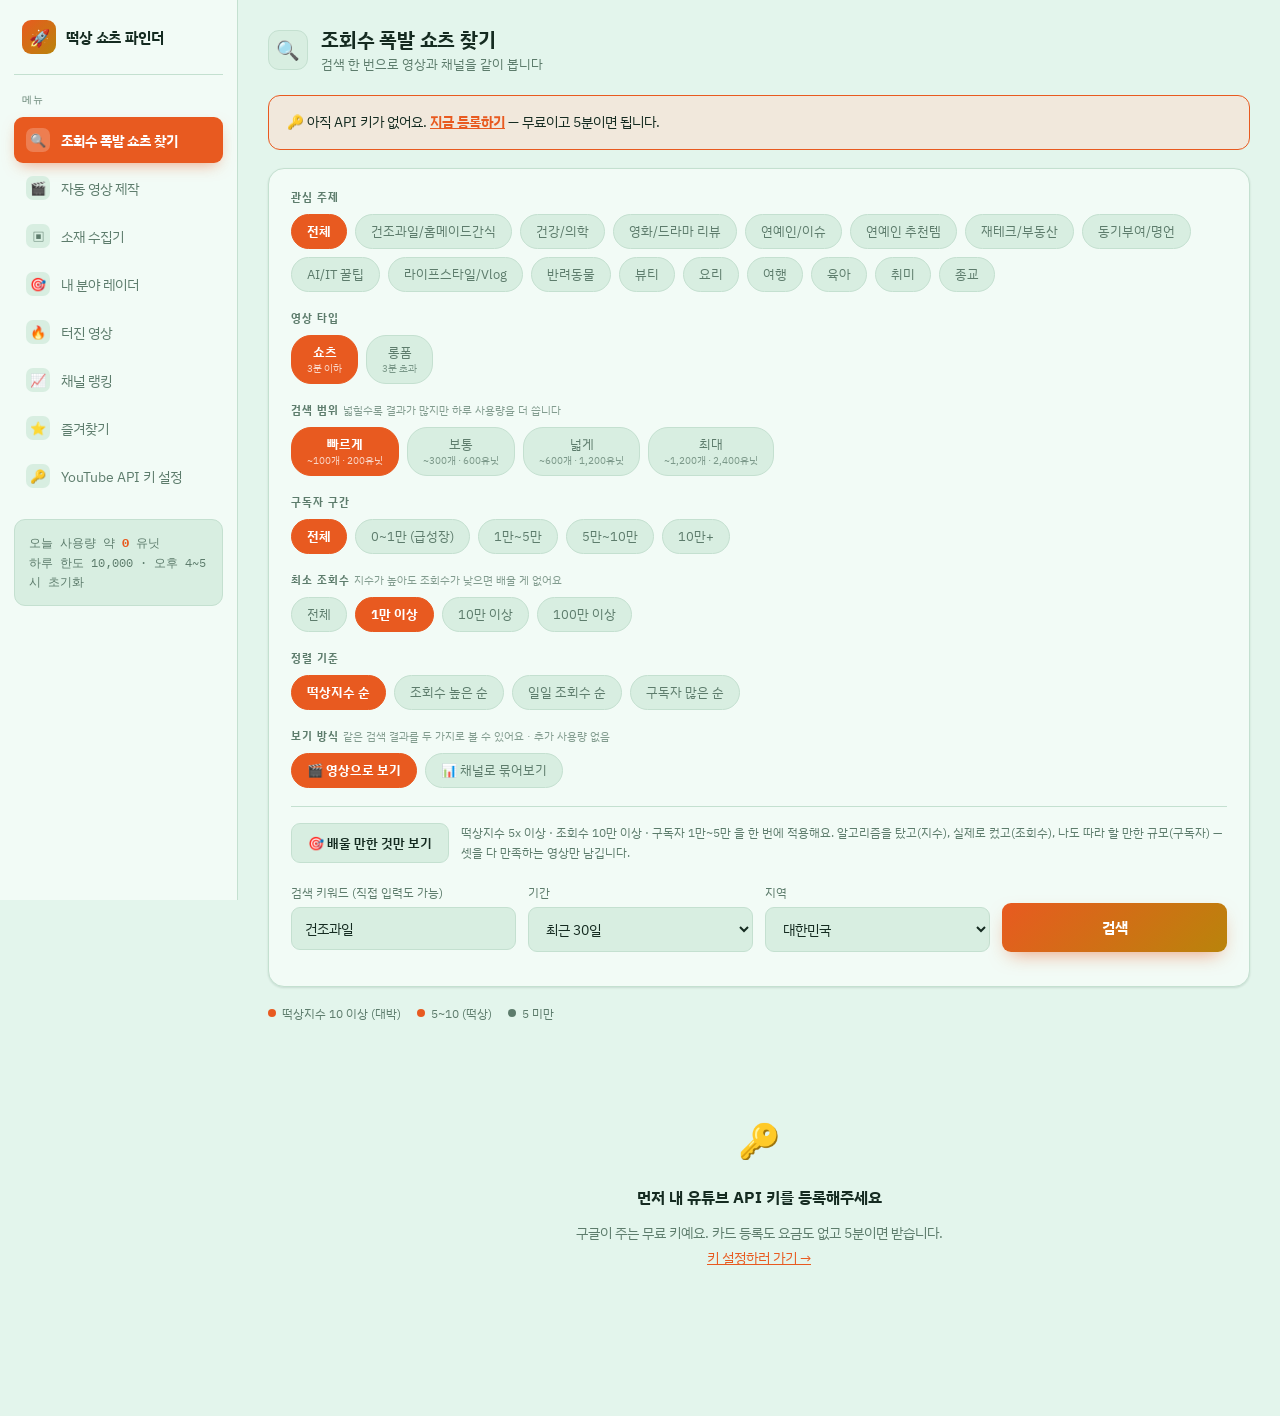
<file: index.html>
<!DOCTYPE html>
<html lang="ko">
<head>
<meta charset="UTF-8">
<meta name="viewport" content="width=device-width, initial-scale=1.0">
<title>떡상 쇼츠 파인더</title>
<link rel="preconnect" href="https://fonts.googleapis.com">
<link rel="stylesheet" href="https://fonts.googleapis.com/css2?family=IBM+Plex+Sans+KR:wght@400;500;600;700&family=IBM+Plex+Mono:wght@400;500;600&display=swap">
<style>
  :root{
    --bg:#E3F5EC; --side:#F2FBF6; --surface:#F2FBF6; --surface-2:#D8EEE1; --surface-3:#C6E4D3;
    --gold:#B9840B; --gold-bright:#E85A20; --apricot:#E85A20;
    --text:#152B21; --text-muted:#5D7C6C; --line:#C4E0D0;
    --danger:#C23452; --up:#0F8F5F; --ok:#0F8F5F;
    --shadow:0 1px 2px rgba(15,50,35,.08), 0 1px 3px rgba(15,50,35,.05);
    --shadow-hi:0 10px 24px -8px rgba(15,50,35,.22);
    --ease:cubic-bezier(.22,1,.36,1);
  }
  @media (prefers-color-scheme: dark){
    :root:not([data-theme="light"]){
      --bg:#0D110F; --side:#161C19; --surface:#161C19; --surface-2:#1D2420; --surface-3:#263029;
      --gold:#F0B429; --gold-bright:#FF7A3D; --apricot:#FF7A3D;
      --text:#EBEFE9; --text-muted:#8FA097; --line:#2B362F;
      --danger:#FF6B80; --up:#33D690; --ok:#33D690;
      --shadow:0 1px 2px rgba(0,0,0,.35); --shadow-hi:0 16px 32px -10px rgba(0,0,0,.55);
    }
  }
  :root[data-theme="dark"]{
    --bg:#0D110F; --side:#161C19; --surface:#161C19; --surface-2:#1D2420; --surface-3:#263029;
    --gold:#F0B429; --gold-bright:#FF7A3D; --apricot:#FF7A3D;
    --text:#EBEFE9; --text-muted:#8FA097; --line:#2B362F;
    --danger:#FF6B80; --up:#33D690; --ok:#33D690;
    --shadow:0 1px 2px rgba(0,0,0,.35); --shadow-hi:0 16px 32px -10px rgba(0,0,0,.55);
  }
  *{box-sizing:border-box;}
  body{margin:0;background:var(--bg);color:var(--text);min-height:100vh;
    font-family:"IBM Plex Sans KR","Apple SD Gothic Neo","Malgun Gothic",-apple-system,BlinkMacSystemFont,sans-serif;
    -webkit-font-smoothing:antialiased;}
  a{color:inherit;text-decoration:none;}
  button{font-family:inherit;}
  ::selection{background:var(--gold-bright);color:#fff;}
  @media (prefers-reduced-motion: reduce){
    *{animation-duration:.001ms !important; transition-duration:.001ms !important;}
  }

  .app{display:flex;min-height:100vh;}

  /* 사이드바 */
  .side{width:238px;flex-shrink:0;background:var(--side);border-right:1px solid var(--line);
    padding:20px 14px 40px;position:sticky;top:0;height:100vh;overflow-y:auto;}
  .logo{display:flex;align-items:center;gap:10px;padding:0 8px 20px;border-bottom:1px solid var(--line);margin-bottom:18px;}
  .logo-mark{width:34px;height:34px;border-radius:9px;
    background:linear-gradient(135deg,var(--gold-bright),var(--gold));color:#fff;
    display:flex;align-items:center;justify-content:center;font-size:17px;flex-shrink:0;}
  .logo b{font-size:15px;font-weight:700;letter-spacing:-.01em;}
  .menu-label{font-size:10px;letter-spacing:.14em;color:var(--text-muted);padding:0 8px 10px;text-transform:uppercase;
    font-family:"IBM Plex Mono",monospace;}
  .nav{display:flex;flex-direction:column;gap:2px;position:relative;}
  .nav a{position:relative;display:flex;align-items:center;gap:11px;padding:11px 12px;border-radius:9px;
    font-size:13.5px;color:var(--text-muted);transition:color .18s var(--ease),background .18s var(--ease);cursor:pointer;}
  .nav a:hover{background:var(--surface-2);color:var(--text);}
  .nav a.on{background:var(--gold-bright);color:#fff;font-weight:700;
    box-shadow:0 6px 16px -6px color-mix(in srgb, var(--gold-bright) 60%, transparent);}
  .nav .ic{width:24px;height:24px;border-radius:7px;background:var(--surface-2);
    display:flex;align-items:center;justify-content:center;font-size:13px;flex-shrink:0;transition:background .18s var(--ease);}
  .nav a.on .ic{background:rgba(255,255,255,.22);}
  .side-foot{margin-top:20px;padding:13px 14px;border-radius:11px;background:var(--surface-2);
    border:1px solid var(--line);
    font-size:11.5px;line-height:1.7;color:var(--text-muted);font-family:"IBM Plex Mono",monospace;}
  .side-foot b{color:var(--gold-bright);}

  /* 본문 */
  .main{flex:1;min-width:0;padding:26px 30px 90px;}
  .phead{display:flex;align-items:center;gap:13px;margin-bottom:22px;}
  .phead .ic{width:40px;height:40px;border-radius:11px;background:var(--surface-2);border:1px solid var(--line);
    color:var(--gold-bright);
    display:flex;align-items:center;justify-content:center;font-size:19px;flex-shrink:0;}
  .phead h1{margin:0;font-size:19.5px;font-weight:700;letter-spacing:-.01em;text-wrap:balance;}
  .phead p{margin:2px 0 0;font-size:12.5px;color:var(--text-muted);}

  .panel{background:var(--surface);border:1px solid var(--line);border-radius:16px;padding:20px 22px;
    margin-bottom:18px;box-shadow:var(--shadow);}
  .flabel{font-size:10.5px;letter-spacing:.1em;color:var(--text-muted);text-transform:uppercase;
    font-weight:700;width:100%;margin-bottom:9px;}
  .row{display:flex;gap:8px;flex-wrap:wrap;align-items:center;}
  .row + .flabel{margin-top:18px;}

  .chip{background:var(--surface-2);border:1px solid var(--line);color:var(--text-muted);
    padding:7.5px 15px;border-radius:20px;font-size:13px;cursor:pointer;
    transition:background .16s var(--ease),color .16s var(--ease),border-color .16s var(--ease),transform .12s var(--ease);}
  .chip:hover{color:var(--text);border-color:color-mix(in srgb, var(--gold-bright) 45%, var(--line));}
  .chip:active{transform:scale(.94);}
  .chip.on{background:var(--gold-bright);border-color:var(--gold-bright);color:#fff;font-weight:700;}
  .chip small{display:block;font-size:10px;opacity:.75;font-weight:400;}

  input[type=text],input[type=password],select{
    background:var(--surface-2);border:1px solid var(--line);color:var(--text);
    padding:11px 13px;border-radius:9px;font-size:14px;font-family:inherit;
    transition:border-color .16s var(--ease), box-shadow .16s var(--ease);}
  input:focus,select:focus{outline:none;border-color:var(--gold-bright);
    box-shadow:0 0 0 3px color-mix(in srgb, var(--gold-bright) 20%, transparent);}
  .searchbar{display:flex;gap:9px;margin-bottom:16px;}
  .searchbar input{flex:1;min-width:0;padding:14px 16px;font-size:15px;}
  .go{position:relative;overflow:hidden;background:linear-gradient(135deg,var(--gold-bright),var(--gold));
    border:none;color:#fff;
    padding:14px 30px;border-radius:9px;font-size:15px;font-weight:700;cursor:pointer;white-space:nowrap;
    transition:transform .12s var(--ease), filter .16s var(--ease);
    box-shadow:0 8px 20px -8px color-mix(in srgb, var(--gold-bright) 65%, transparent);}
  .go:hover{filter:brightness(1.06);}
  .go:active{transform:scale(.97);}
  .go:disabled{opacity:.5;cursor:not-allowed;transform:none;filter:none;}
  .go.block{width:100%;justify-content:center;}
  .btn{position:relative;overflow:hidden;background:var(--surface-2);border:1px solid var(--line);color:var(--text);
    padding:10px 16px;border-radius:9px;font-size:13px;font-weight:600;cursor:pointer;
    transition:transform .12s var(--ease), border-color .16s var(--ease);}
  .btn:hover{border-color:color-mix(in srgb, var(--gold-bright) 45%, var(--line));}
  .btn:active{transform:scale(.965);}
  .ripple{position:absolute;border-radius:50%;background:rgba(255,255,255,.55);transform:scale(0);
    animation:rip .55s var(--ease) forwards;pointer-events:none;}
  @keyframes rip{to{transform:scale(2.6);opacity:0;}}

  .selects{display:grid;grid-template-columns:repeat(auto-fit,minmax(170px,1fr));gap:12px;margin-bottom:16px;}
  .selects label{display:block;font-size:12px;color:var(--text-muted);margin-bottom:6px;}
  .selects select{width:100%;}

  .bar{display:flex;gap:8px;align-items:center;flex-wrap:wrap;margin-bottom:16px;}
  .spacer{flex:1;}
  .count{font-size:13px;color:var(--text-muted);}
  .count b{color:var(--gold-bright);font-size:15px;font-family:"IBM Plex Mono",monospace;}
  .quota{font-size:11.5px;color:var(--text-muted);opacity:.85;font-family:"IBM Plex Mono",monospace;}

  .grid{display:grid;grid-template-columns:repeat(auto-fill,minmax(206px,1fr));gap:16px;}
  .card{background:var(--surface);border:1px solid var(--line);border-radius:16px;box-shadow:var(--shadow);
    overflow:hidden;display:flex;flex-direction:column;position:relative;
    transition:transform .22s var(--ease), border-color .22s var(--ease), box-shadow .22s var(--ease);}
  .card:hover{border-color:color-mix(in srgb, var(--gold-bright) 40%, var(--line));
    transform:translateY(-4px);box-shadow:var(--shadow-hi);}
  .thumbwrap{position:relative;}
  .thumb{position:relative;display:block;width:100%;aspect-ratio:9/13;background:#000;overflow:hidden;}
  .thumb.wide{aspect-ratio:16/10;}
  .thumb img{width:100%;height:100%;object-fit:cover;display:block;transition:transform .3s var(--ease);}
  .card:hover .thumb img{transform:scale(1.04);}
  .rank{position:absolute;top:8px;left:8px;background:rgba(10,14,10,.78);color:var(--gold-bright);
    font-size:11.5px;font-weight:700;padding:4px 9px;border-radius:6px;font-family:"IBM Plex Mono",monospace;}
  .tag{position:absolute;top:8px;right:8px;font-size:10.5px;font-weight:700;padding:4px 9px;border-radius:6px;}
  .tag.jackpot{background:var(--gold);color:#1A1206;}
  .tag.hot{background:var(--apricot);color:#fff;}
  .dur{position:absolute;bottom:8px;right:8px;background:rgba(0,0,0,.78);color:#fff;
    font-size:11px;font-weight:600;padding:3px 7px;border-radius:5px;font-family:"IBM Plex Mono",monospace;}
  .fav{position:absolute;bottom:8px;left:8px;width:30px;height:30px;border-radius:50%;
    background:rgba(10,14,10,.72);border:none;color:var(--text-muted);font-size:14px;
    cursor:pointer;display:flex;align-items:center;justify-content:center;
    transition:transform .15s var(--ease), color .15s var(--ease);}
  .fav:hover{color:var(--gold-bright);transform:scale(1.08);}
  .fav:active{transform:scale(.85);}
  .fav.on{color:var(--gold);background:rgba(10,14,10,.72);}
  .fav.pop{animation:favpop .38s var(--ease);}
  @keyframes favpop{0%{transform:scale(1);}35%{transform:scale(1.45) rotate(-8deg);}100%{transform:scale(1);}}
  .cbody{padding:12px 13px 14px;display:flex;flex-direction:column;gap:8px;flex:1;}
  .ctitle{font-size:13.5px;line-height:1.45;font-weight:600;
    display:-webkit-box;-webkit-line-clamp:2;-webkit-box-orient:vertical;overflow:hidden;min-height:38px;}
  .ctitle:hover{color:var(--gold-bright);}
  .cchan{font-size:12px;color:var(--text-muted);white-space:nowrap;overflow:hidden;text-overflow:ellipsis;}
  .cstats{display:grid;grid-template-columns:1fr 1fr 1fr;gap:4px;margin-top:auto;
    padding-top:10px;border-top:1px solid var(--line);
    font-size:11px;color:var(--text-muted);text-align:center;}
  .cstats div span{display:block;color:var(--text);font-weight:700;font-size:12.5px;margin-top:2px;
    font-family:"IBM Plex Mono",monospace;}
  .cline{display:flex;justify-content:space-between;align-items:center;gap:6px;font-size:11.5px;color:var(--text-muted);}
  .cline > span:first-child{min-width:0;}
  .cline b{color:var(--gold-bright);font-size:13px;font-family:"IBM Plex Mono",monospace;}
  .btrack{width:100%;height:5px;border-radius:4px;background:var(--surface-3);overflow:hidden;}
  .bfill{height:100%;border-radius:4px;transition:width .7s var(--ease);}
  .preset{margin-top:18px;padding-top:16px;border-top:1px solid var(--line);
    display:flex;gap:12px;align-items:flex-start;flex-wrap:wrap;}
  .preset span{flex:1;min-width:220px;font-size:12px;color:var(--text-muted);line-height:1.7;}
  .preset .btn.active{background:var(--gold-bright);border-color:var(--gold-bright);color:#fff;}
  .warn{display:block;color:var(--apricot);font-size:10px;font-weight:700;margin-top:1px;}
  .analyze{background:var(--surface);}
  .astats{display:grid;grid-template-columns:repeat(auto-fit,minmax(112px,1fr));gap:10px;margin-bottom:12px;}
  .astats div{background:var(--surface-2);border-radius:10px;padding:12px 10px;text-align:center;}
  .astats b{display:block;font-size:18px;font-weight:700;color:var(--gold-bright);font-family:"IBM Plex Mono",monospace;}
  .astats span{display:block;font-size:11px;color:var(--text-muted);margin-top:3px;}
  .awords{display:flex;gap:7px;flex-wrap:wrap;align-items:center;font-size:12px;color:var(--text-muted);}
  .awords em{font-style:normal;background:var(--surface-2);border:1px solid var(--line);
    border-radius:20px;padding:5px 11px;font-size:12.5px;color:var(--text);}
  .awords em i{font-style:normal;color:var(--gold-bright);font-weight:700;font-family:"IBM Plex Mono",monospace;}
  .favwrap{display:flex;flex-direction:column;gap:7px;}
  .memo{width:100%;min-height:62px;resize:vertical;background:var(--surface);
    border:1px solid var(--line);border-radius:10px;padding:9px 11px;
    font-family:inherit;font-size:12.5px;color:var(--text);line-height:1.6;
    transition:border-color .2s var(--ease);}
  .memo:focus{outline:none;border-color:var(--gold-bright);}
  .memo.saved{border-color:var(--ok);}
  .chip.hist{font-size:12px;padding:6px 12px;}
  .legend{display:flex;gap:16px;flex-wrap:wrap;margin-bottom:16px;font-size:12px;color:var(--text-muted);}
  .legend span{display:inline-flex;align-items:center;gap:6px;}
  .ldot{width:8px;height:8px;border-radius:50%;display:inline-block;}

  /* 표 */
  .tbl{background:var(--surface);border:1px solid var(--line);border-radius:16px;overflow:hidden;box-shadow:var(--shadow);}
  .trow{display:grid;grid-template-columns:52px 1fr 130px 100px;gap:12px;align-items:center;
    padding:13px 18px;border-bottom:1px solid var(--line);font-size:13.5px;transition:background .15s var(--ease);}
  .trow:last-child{border-bottom:none;}
  .trow.head{color:var(--text-muted);font-size:11px;letter-spacing:.08em;text-transform:uppercase;font-weight:700;}
  .trow:not(.head):hover{background:var(--surface-2);}
  a.trow{color:inherit;text-decoration:none;cursor:pointer;}
  a.trow:hover .nm{color:var(--gold-bright);}
  .tr-rank{font-weight:700;color:var(--gold-bright);font-size:15px;font-family:"IBM Plex Mono",monospace;}
  .tr-chan{display:flex;align-items:center;gap:11px;min-width:0;}
  .tr-chan img{width:36px;height:36px;border-radius:50%;object-fit:cover;background:var(--surface-2);flex-shrink:0;}
  .tr-chan .nm{font-weight:600;white-space:nowrap;overflow:hidden;text-overflow:ellipsis;transition:color .15s var(--ease);}
  .tr-chan .sub{display:block;font-size:11.5px;color:var(--text-muted);margin-top:2px;}
  .tr-num{text-align:right;font-weight:700;font-family:"IBM Plex Mono",monospace;}
  .tr-num.muted{color:var(--text-muted);font-weight:400;}
  @media (max-width:720px){
    .trow{grid-template-columns:40px 1fr 92px;}
    .trow > :nth-child(4){display:none;}
  }

  .chgrid{display:grid;grid-template-columns:repeat(auto-fill,minmax(190px,1fr));gap:16px;}
  .chcard{display:flex;flex-direction:column;align-items:center;text-align:center;
    background:var(--surface);border:1px solid var(--line);border-radius:16px;
    padding:20px 14px 16px;box-shadow:var(--shadow);position:relative;color:inherit;
    transition:transform .22s var(--ease), border-color .22s var(--ease), box-shadow .22s var(--ease);}
  .chcard:hover{border-color:color-mix(in srgb, var(--gold-bright) 40%, var(--line));
    transform:translateY(-4px);box-shadow:var(--shadow-hi);}
  .chcard:hover .chname{color:var(--gold-bright);}
  .chrank{position:absolute;top:10px;left:12px;font-size:13px;font-weight:700;
    color:var(--text-muted);min-width:20px;text-align:left;font-family:"IBM Plex Mono",monospace;}
  .chrank.top{font-size:19px;}
  .chimg{width:74px;height:74px;border-radius:50%;object-fit:cover;
    background:var(--surface-2);margin-bottom:11px;}
  .chname{font-size:14px;font-weight:600;line-height:1.4;
    display:-webkit-box;-webkit-line-clamp:2;-webkit-box-orient:vertical;overflow:hidden;
    min-height:39px;transition:color .15s var(--ease);}
  .chsub{font-size:11.5px;color:var(--text-muted);margin-top:3px;}
  .chnum{margin-top:12px;padding-top:12px;border-top:1px solid var(--line);width:100%;}
  .chnum b{display:block;font-size:19px;font-weight:700;color:var(--gold-bright);font-family:"IBM Plex Mono",monospace;}
  .chnum span{display:block;font-size:11px;color:var(--text-muted);margin-top:2px;}
  .chsubs{font-size:11.5px;color:var(--text-muted);margin-top:7px;font-family:"IBM Plex Mono",monospace;}
  .msg{padding:56px 20px;text-align:center;color:var(--text-muted);font-size:14px;line-height:1.8;}
  .msg strong{color:var(--text);display:block;margin-bottom:8px;font-size:16px;}
  .msg .big{font-size:34px;display:block;margin-bottom:12px;}
  .msg a{color:var(--gold-bright);cursor:pointer;text-decoration:underline;}
  .err{background:color-mix(in srgb, var(--danger) 10%, var(--surface));border:1px solid var(--danger);color:var(--danger);
    padding:15px 17px;border-radius:11px;font-size:13.5px;margin-bottom:16px;line-height:1.7;}
  .err b{color:var(--danger);}
  .note{font-size:12px;color:var(--text-muted);line-height:1.75;margin-top:12px;}
  .note b{color:var(--gold-bright);}
  .spin{display:inline-block;width:15px;height:15px;border:2px solid var(--line);
    border-top-color:var(--gold-bright);border-radius:50%;animation:sp .7s linear infinite;vertical-align:-3px;}
  @keyframes sp{to{transform:rotate(360deg);}}

  /* 키 설정 */
  .steps{display:grid;grid-template-columns:repeat(auto-fit,minmax(210px,1fr));gap:13px;margin:16px 0;}
  .step{background:var(--surface-2);border:1px solid var(--line);border-radius:10px;padding:14px 16px;}
  .step b{display:block;color:var(--gold-bright);font-size:11px;margin-bottom:6px;letter-spacing:.06em;
    font-family:"IBM Plex Mono",monospace;}
  .step span{font-size:13px;line-height:1.7;}
  .step code{background:var(--bg);padding:1px 5px;border-radius:4px;font-size:12px;font-family:"IBM Plex Mono",monospace;}
  .keystate{font-size:13px;font-weight:700;margin-top:10px;}
  .keystate.ok{color:var(--ok);}
  .keystate.bad{color:var(--danger);}
  .banner{background:color-mix(in srgb, var(--gold-bright) 12%, var(--surface));border:1px solid var(--gold-bright);
    border-radius:12px;padding:15px 18px;margin-bottom:18px;font-size:13.5px;line-height:1.7;}
  .banner a{color:var(--gold-bright);cursor:pointer;text-decoration:underline;font-weight:700;}

  .toast{position:fixed;bottom:26px;left:50%;transform:translateX(-50%) translateY(20px);
    background:var(--text);color:var(--bg);padding:11px 18px;border-radius:10px;font-size:13px;font-weight:600;
    box-shadow:var(--shadow-hi);opacity:0;pointer-events:none;
    transition:opacity .25s var(--ease), transform .25s var(--ease);z-index:50;}
  .toast.show{opacity:1;transform:translateX(-50%) translateY(0);}

  @media (max-width:860px){
    .app{flex-direction:column;}
    .side{width:100%;height:auto;position:static;padding:14px;}
    .nav{flex-direction:row;overflow-x:auto;gap:6px;}
    .nav a{white-space:nowrap;padding:9px 13px;}
    .nav .ic,.menu-label,.side-foot{display:none;}
    .main{padding:18px 14px 60px;}
  }


/* 소재 수집기 검색 화면 */
.mc-searchbar{margin-bottom:16px}.mc-searchbar input{width:100%}
.mc-recommend-label{font-size:12px;font-weight:600;margin-bottom:9px}.mc-recommend-label span{font-weight:400;color:var(--text-muted);margin-left:8px}
.mc-keywords{display:flex;flex-wrap:wrap;gap:6px}.mc-keyword{font-size:11.5px;padding:6px 10px}
.mc-filters{display:flex;flex-wrap:wrap;gap:20px;margin-top:20px;padding-top:18px;border-top:1px solid var(--line)}
.mc-label{display:block;font-size:12px;color:var(--text-muted);margin-bottom:8px}.mc-filters .chip{font-size:12px;padding:7px 12px}
.mc-feedback{font-size:12px;line-height:1.7;margin-top:16px;overflow-wrap:anywhere;color:var(--text-muted)}
.mc-auto{margin-top:16px;border-top:1px solid var(--line);padding-top:14px}.mc-auto summary,.mc-guide summary{cursor:pointer;font-size:12px;color:var(--text-muted)}.mc-auto-body{padding-top:12px}.mc-auto-body .row>span{font-size:12px}
.mc-resultbar{display:flex;align-items:center;justify-content:space-between;gap:10px;flex-wrap:wrap;margin:22px 0 12px}.mc-resultbar h2{font-size:17px;margin:0}.mc-resultbar h2 span{color:var(--gold-bright)}.mc-resultbar label{font-size:12px;color:var(--text-muted)}.mc-resultbar select{font-size:12px;padding:8px}
.mc-tabs{margin-bottom:16px}.mc-tabs .chip{font-size:12px;padding:7px 13px}.mc-pattern{padding:15px 20px}.mc-pattern .row{gap:24px;font-size:12px}.mc-pattern b{color:var(--gold-bright)}
.mc-empty{grid-column:1/-1;text-align:center;padding:48px 20px;border:1px dashed var(--line);border-radius:16px;color:var(--text-muted)}.mc-empty strong{color:var(--text);font-size:16px}.mc-empty p{font-size:12px;line-height:1.8}.mc-guide{margin-top:20px}
@media(max-width:560px){.mc-searchbar{flex-direction:column}.mc-searchbar .go{width:100%}.mc-filters{gap:14px}.mc-search-panel{padding:18px 16px}}


/* Reference-matched collector only; other menus retain their original theme. */
body.material-view{--bg:#0b0e14;--side:#11151d;--surface:#171a20;--surface-2:#1e232c;--surface-3:#2b3341;--text:#edf1f8;--text-muted:#929bab;--line:#2b303a;--gold:#2775ee;--gold-bright:#398bff;--apricot:#69a9ff;--shadow:none;--shadow-hi:0 12px 28px #0004;background:var(--bg)}
.material-view .side{width:205px;padding:20px 12px;border-color:#212733}.material-view .logo b{font-size:13px}.material-view .nav a{font-size:12px;padding:11px 8px}.material-view .nav a.on{background:#226cf0;box-shadow:none}.material-view .logo-mark{background:#236ff0}
.material-view .main{padding:28px 26px 70px}.material-view .phead{display:none}.material-view #page{max-width:950px;margin:auto}.material-view #banner{max-width:950px;margin:auto}.material-view .banner{font-size:12px;padding:10px 16px;margin-bottom:14px}
.mc-reference-head{text-align:center;margin:0 0 28px}.mc-eyebrow{display:inline-block;background:#12223b;color:#8cbaff;border:1px solid #233f66;border-radius:20px;font-size:10px;padding:4px 12px}.mc-reference-head h1{font-size:28px;letter-spacing:-1px;margin:12px 0 8px}.mc-reference-head p{font-size:13px;color:var(--text-muted);margin:0;line-height:1.7}
.material-view .mc-search-panel{padding:24px;border-radius:14px;margin-bottom:12px;background:#181b20;border:1px solid #2b2d34}.mc-choice-grid{display:grid;grid-template-columns:1fr 1fr;gap:8px}.mc-choice-grid .chip{border-radius:10px;padding:13px 10px;min-height:58px;background:#1e222a;border:1px solid #303541;color:#c9d0df;font-size:14px;font-weight:700;line-height:1.5}.mc-choice-grid .chip.on{background:#246df0;border-color:#367cfb;color:#fff}.mc-choice-grid small{display:block;font-size:10px;font-weight:400;color:inherit;opacity:.75;margin-top:2px}.mc-section-label{margin-top:16px}
.material-view .mc-collect-main{width:100%;margin-top:16px;border-radius:10px;padding:16px;font-size:19px;background:linear-gradient(#4398ff,#2779f5);box-shadow:0 5px 20px #1463e636}.mc-remaining{text-align:center;font-size:11px;color:#9aa6bb;margin-top:12px}.mc-remaining b{color:#e5eaf5}.mc-dots{color:#2b7fff;letter-spacing:2px;margin-right:7px}.mc-key-state{margin-top:14px;padding-top:14px;border-top:1px solid #262b34;text-align:center}.mc-key-state button{background:none;border:0;color:#53c9ac;font-size:11px;cursor:pointer}.material-view .mc-feedback{font-size:11px;text-align:center;margin-top:9px}.mc-save-notice{background:#242018;border:1px solid #51432a;border-radius:9px;padding:11px 15px;text-align:center;color:#dab575;font-size:11px;line-height:1.6;margin-bottom:14px}
.material-view .mc-direct{padding:18px 22px;border-radius:12px}.material-view .mc-searchbar{margin-bottom:10px}.material-view .mc-searchbar input{font-size:13px;padding:12px 14px}.material-view .mc-searchbar .go{font-size:13px;padding:12px 24px;background:#246df0;box-shadow:none}.mc-suggestions summary{font-size:11px;color:var(--text-muted);cursor:pointer}.mc-suggestions .mc-keywords{margin-top:12px}.material-view .mc-pattern{background:#161b24}.material-view .card{border-radius:12px}.material-view .tag.jackpot{color:white;background:#246df0}
@media(max-width:860px){.material-view .side{width:100%;padding:12px 14px}.material-view .main{padding:22px 14px 50px}.material-view .nav a{padding:8px 12px}.mc-reference-head h1{font-size:25px}}
@media(max-width:480px){.material-view .mc-search-panel{padding:16px}.mc-choice-grid .chip{font-size:13px;padding:12px 5px}.mc-choice-grid small{font-size:9px}.mc-reference-head p{font-size:12px}.mc-remaining{font-size:10px}.material-view .mc-direct{padding:16px}.material-view .mc-searchbar{flex-direction:row}.material-view .mc-searchbar .go{width:auto;padding:10px 16px}}

.mc-progress{margin-top:20px;text-align:left}.mc-progress[hidden]{display:none}#mcProgressTitle{font-size:14px;color:#87b8ff;font-weight:700}.mc-progress progress{width:100%;height:5px;accent-color:#398bff;margin:12px 0}.mc-runlog{background:#0d1118;border:1px solid #232933;border-radius:10px;padding:15px 18px;font-size:12px;line-height:1.7;overflow-wrap:anywhere}.mc-runlog strong{color:#53c9ac;font-weight:500}.mc-runlog p{margin:5px 0 0;color:var(--text-muted)}

.material-view .mc-tabs{justify-content:center;gap:8px}.material-view .mc-tabs .chip{border-radius:9px;background:#181d26;font-weight:600;padding:10px 15px}.material-view .mc-tabs .chip.on{border-color:#4d8fe9;background:#1b2a42}
.mc-export-row{text-align:center;margin:12px 0 18px}.mc-export-row .btn{background:#246df0;color:white;border:0}.mc-export-row .btn:disabled{opacity:.45;cursor:not-allowed}
.mc-table-scroll{overflow:auto;border:1px solid var(--line);border-radius:12px;background:#13161c}.mc-table{width:100%;min-width:1160px;border-collapse:collapse;font-size:11px}.mc-table th{background:#20252e;color:#a5aec0;text-align:left;padding:12px 10px;white-space:nowrap}.mc-table td{padding:12px 10px;border-top:1px solid #252a34;vertical-align:middle;color:#b2b9c9}.mc-table tr:nth-child(even){background:#171a21}.mc-table tr:hover{background:#1c222d}.mc-table img{width:112px;height:63px;object-fit:cover;border-radius:7px;display:block}.mc-table .mc-title-cell{min-width:190px;max-width:255px;color:#eef2fa;font-size:12px;font-weight:600;line-height:1.6}.mc-title-cell a:hover{color:#75b0ff}.mc-title-cell small{display:block;font-size:10px;font-weight:400;color:#8d97a8;margin-top:5px}.mc-table td:nth-child(n+6){white-space:nowrap}.mc-table input{width:17px;height:17px;accent-color:#398bff;cursor:pointer}.mc-table th:last-child,.mc-table td:last-child{position:sticky;right:0;background:#191e28;text-align:center}.mc-table .mc-date-row td{position:static;background:#20252e;color:#b8c4d8;padding:9px 12px;font-size:11px;text-align:left}.mc-grade{display:inline-block;padding:5px 8px;border-radius:7px;font-weight:700;font-size:13px}.mc-grade-S{background:#3a2229;color:#ff8585}.mc-grade-A{background:#173638;color:#71d9d1}.mc-grade-B{background:#1b3044;color:#6cc8ec}.mc-grade-C,.mc-grade-small{background:#2a2d34;color:#b2b9c9}.mc-new{background:#522b2a;color:#ffaaa0;border-radius:3px;padding:1px 4px;font-size:9px;margin-right:5px}
.mc-rule-grid{display:grid;grid-template-columns:50px 1fr 1fr;gap:10px;align-items:center;margin:14px 0;font-size:12px}.mc-rule-grid input{min-width:0;width:100%;padding:10px;background:var(--surface-2);border:1px solid var(--line);border-radius:6px;color:var(--text)}.mc-rules summary{cursor:pointer;font-size:13px}.mc-grade-disclosure{margin-bottom:16px}#mcRulesError{color:#ff9191;font-size:12px}
.mc-view-inputs{align-items:flex-end}.mc-view-inputs label{display:flex;flex-direction:column;gap:8px;flex:1;min-width:160px;font-size:13px}.mc-view-inputs input{width:100%;min-width:0;background:var(--surface-2);color:var(--text);border:1px solid var(--line);padding:11px 13px;border-radius:9px;font:inherit}#mcViewsError{color:var(--danger)}
</style>
<link rel="stylesheet" href="production.css?v=20261013-native">
<script src="production.js?v=20261013-browser"></script>
<link rel="stylesheet" href="browser-editor.css?v=20261013-browser">
<script src="browser-editor.js?v=20261013-dgrid"></script>
</head>
<body>
<div class="app">

  <aside class="side">
    <div class="logo">
      <div class="logo-mark">🚀</div>
      <b>떡상 쇼츠 파인더</b>
    </div>
    <div class="menu-label">메뉴</div>
    <nav class="nav" id="nav">
      <a data-page="search"><span class="ic">🔍</span>조회수 폭발 쇼츠 찾기</a>
      <a href="#production" data-page="production"><span class="ic">🎬</span>자동 영상 제작</a>
      <a href="#collector" data-page="collector"><span class="ic">▣</span>소재 수집기</a>
      <a data-page="radar"><span class="ic">🎯</span>내 분야 레이더</a>
      <a data-page="trend"><span class="ic">🔥</span>터진 영상</a>
      <a data-page="rank"><span class="ic">📈</span>채널 랭킹</a>
      <a data-page="fav"><span class="ic">⭐</span>즐겨찾기</a>
      <a data-page="key"><span class="ic">🔑</span>YouTube API 키 설정</a>
    </nav>
    <div class="side-foot">
      오늘 사용량 약 <b id="usedToday">0</b> 유닛<br>
      하루 한도 10,000 · 오후 4~5시 초기화
    </div>
  </aside>

  <main class="main">
    <div class="phead">
      <div class="ic" id="pgIcon">🔍</div>
      <div><h1 id="pgTitle">조회수 폭발 쇼츠 찾기</h1><p id="pgDesc">조건 맞춤 쇼츠 발굴</p></div>
    </div>
    <div id="banner"></div>
    <div id="page"></div>
  </main>
</div>
<div class="toast" id="toast"></div>

<script>
/* ===== 소재 수집기: 키워드 설정 ===== */
// Each collection half includes every language; hints are search preferences, not nationality detection.
const TRAVEL_LANGUAGES = [
  {lang:'en',label:'영어',queries:['South Korea travel','Seoul Busan Korea trip'],vlog:'vlog'},
  {lang:'ru',label:'러시아어',queries:['путешествие в Южную Корею','Сеул Пусан поездка в Корею'],vlog:'влог'},
  {lang:'ar',label:'아랍어',queries:['السفر إلى كوريا الجنوبية','رحلتي إلى سيول كوريا الجنوبية'],vlog:'فلوق'},
  {lang:'ja',label:'일본어',queries:['韓国旅行','ソウル 釜山 韓国旅行'],vlog:'vlog'},
  {lang:'zh-Hans',label:'중국어·간체',queries:['韩国旅游','首尔 釜山 韩国旅行'],vlog:'vlog'},
  {lang:'zh-Hant',label:'중국어·번체',queries:['韓國旅遊','首爾 釜山 韓國旅行'],vlog:'vlog'},
  {lang:'th',label:'태국어',queries:['เที่ยวเกาหลี','เที่ยวโซล ปูซาน เกาหลี'],vlog:'vlog'},
  {lang:'fr',label:'프랑스어',queries:['voyage en Corée du Sud','voyage Séoul Busan Corée'],vlog:'vlog'},
  {lang:'it',label:'이탈리아어',queries:['viaggio in Corea del Sud','viaggio Seul Busan Corea'],vlog:'vlog'},
  {lang:'es',label:'스페인어',queries:['viaje a Corea del Sur','viaje Seúl Busan Corea'],vlog:'vlog'},
  {lang:'pt',label:'포르투갈어',queries:['viagem à Coreia do Sul','viagem Seul Busan Coreia'],vlog:'vlog'},
  {lang:'de',label:'독일어',queries:['Reise nach Südkorea','Seoul Busan Korea Reise'],vlog:'Vlog'}
];
const WORLD_QUERIES=[0,1].flatMap(i=>TRAVEL_LANGUAGES.map(({queries,lang,label})=>({q:queries[i],lang,label})));
const MATERIAL_QUERIES=[0,1].flatMap(i=>TRAVEL_LANGUAGES.map(({queries,lang,label,vlog})=>({q:queries[i]+' '+vlog,lang,label})));
const MATERIAL_KEYWORDS=MATERIAL_QUERIES.map(x=>x.q);
function mcQueries(){return MC.searchMode==='vlog'?MATERIAL_QUERIES:WORLD_QUERIES;}
function mcQueryBatch(queries,used){const half=Math.ceil(queries.length/2);return queries.slice(used*half,(used+1)*half);}

const MC_STORE='yt_material_records_v1', MC_RUNS='yt_material_runs_v1';
const MC={scope:'half',period:'90',duration:'eight',searchMode:'world',filter:'전체',query:'',sort:'new',viewMin:'',viewMax:'',busy:false,message:'',progress:null};
function mcDay(date=new Date()){ return new Intl.DateTimeFormat('sv-SE',{timeZone:'America/Los_Angeles',year:'numeric',month:'2-digit',day:'2-digit'}).format(date); }
function mcResetTime(now=new Date()){
  const day=mcDay(now);let lo=now.getTime(),hi=lo+27*3600000;
  while(hi-lo>1000){const mid=Math.floor((lo+hi)/2);if(mcDay(new Date(mid))===day)lo=mid;else hi=mid;}
  return new Date(Math.floor(hi/60000)*60000);
}
function mcResetLabel(){return new Intl.DateTimeFormat('ko-KR',{timeZone:'Asia/Seoul',month:'long',day:'numeric',hour:'numeric',minute:'2-digit'}).format(mcResetTime());}
function mcProgress(){
  if(current!=='collector'||!$('mcProgress'))return;
  const p=MC.progress,box=$('mcProgress');box.hidden=!p;if(!p)return;
  $('mcProgressTitle').textContent=p.stage+' ('+p.done+'/'+p.total+') · 후보 '+p.candidates+'개';
  $('mcProgressBar').max=Math.max(1,p.total);$('mcProgressBar').value=p.done;
  $('mcRunInfo').textContent='소재 수집기 가동 — '+p.scope+' · '+p.period+' · 키워드 '+p.total+'개';
  $('mcKeepInfo').textContent='기존 수집 기록 '+p.existing+'개에 이어서 모아요. 보관 체크 '+p.saved+'개는 유지됩니다.';
  $('mcCurrentKeyword').textContent=p.keyword?'검색어: '+p.keyword:'';
}

function mcRuns(){ const r=ls.get(MC_RUNS,null); return r&&r.day===mcDay()?r:{day:mcDay(),used:0}; }
function mcWrite(key,value){ localStorage.setItem(key,JSON.stringify(value)); }
function mcRecords(){
  const raw=ls.get(MC_STORE,[]), cutoff=Date.now()-7*86400000;
  const kept=(Array.isArray(raw)?raw:[]).filter(v=>v.saved||v.collectedAt>cutoff);
  if(kept.length!==raw.length) mcWrite(MC_STORE,kept);
  return mcRank(kept);
}
function mcTags(title){ return [/["“”‘’「」『』]|'[^']+'/.test(title)?'인용형':null,/[?？]/.test(title)?'질문형':null,/[0-9０-９]/.test(title)?'숫자형':null].filter(Boolean); }
const MC_RULE_STORE='yt_material_rules_v2';
const MC_RULE_DEFAULTS={S:{subs:10000,views:30000},A:{subs:50000,views:100000},B:{subs:200000,views:500000}};
function mcValidRules(r){return r&&['S','A','B'].every((g,i,gs)=>['subs','views'].every(k=>Number.isSafeInteger(r[g]?.[k])&&r[g][k]>0&&(!i||r[g][k]>=r[gs[i-1]][k])));}
function mcRules(){const r=ls.get(MC_RULE_STORE,null);return mcValidRules(r)?r:MC_RULE_DEFAULTS;}
function mcGrade(v,r=mcRules()){
  for(const g of ['S','A','B'])if(v.subs<r[g].subs&&v.views<r[g].views)return g;
  return 'C';
}
function mcRank(items){const r=mcRules();items.forEach(v=>{v.grade=mcGrade(v,r);});return items.sort((a,b)=>'SABC'.indexOf(a.grade)-'SABC'.indexOf(b.grade)||a.subs-b.subs||a.views-b.views);}
function mcReason(v){const r=mcRules(),g=mcGrade(v,r);return g==='C'?'B 상한 밖의 영상입니다.':g+' 후보: 구독자 '+r[g].subs.toLocaleString()+'명 미만·조회수 '+r[g].views.toLocaleString()+'회 미만'+(g==='S'?'':' (상위 등급 조건 미충족)');}
function mcRulePanel(){const r=mcRules();return '<section class="panel mc-rules" aria-labelledby="mcRulesTitle"><h2 id="mcRulesTitle" style="font-size:16px;margin:0">등급 기준 직접 설정</h2><p class="note">아래 숫자를 클릭해 원하는 기준으로 바꾼 뒤 기준 저장을 누르세요. 두 수치가 모두 상한 미만이면 해당 등급을 부여합니다. S부터 차례로 적용하며 B 범위 밖은 C입니다.</p><form id="mcRulesForm"><div class="mc-rule-grid"><b>등급</b><b>구독자 상한 (미만)</b><b>조회수 상한 (미만)</b>'+['S','A','B'].map(g=>'<b>'+g+'</b><input required type="number" min="1" step="1" aria-label="'+g+' 구독자 상한" name="'+g+'subs" value="'+r[g].subs+'"><input required type="number" min="1" step="1" aria-label="'+g+' 조회수 상한" name="'+g+'views" value="'+r[g].views+'">').join('')+'</div><p class="note">S ≤ A ≤ B 순서로 설정하세요. 저장하면 기존 수집 기록에도 즉시 적용됩니다. API 사용량은 들지 않아요.</p><button class="btn" type="submit">기준 저장 · 재분류</button> <button class="btn" type="button" id="mcRulesReset">기본값 복원</button><span id="mcRulesError" role="alert"></span><p class="note">설정은 이 브라우저에 저장되어 새로고침 후에도 유지됩니다. C는 S·A·B 조건에 해당하지 않는 영상입니다.</p></form></section>';}

function mcMatchesDuration(seconds,mode){
  if(mode==='all')return true;
  const n=Number(seconds);
  return Number.isFinite(n)&&n>=(mode==='eight'?480:mode==='long'?1201:300);
}
function mcViewRange(min,max){
  const parse=v=>String(v).trim()===''?null:Number(v);
  const lo=parse(min),hi=parse(max);
  if([lo,hi].some(v=>v!==null&&(!Number.isSafeInteger(v)||v<0)))return {error:'조회수는 0 이상의 정수로 입력해 주세요.'};
  if(lo!==null&&hi!==null&&lo>hi)return {error:'최대 조회수는 최소 조회수 이상이어야 해요.'};
  return {min:lo,max:hi};
}
function mcMatchesViews(v,range){
  if(range.min===null&&range.max===null)return true;
  if(v.views===null||v.views===undefined||v.views==='')return false;
  const count=Number(v.views);
  return Number.isFinite(count)&&(range.min===null||count>=range.min)&&(range.max===null||count<=range.max);
}
function mcVisible(items){
  const counts=new Map();
  return [...items].sort((a,b)=>b.collectedAt-a.collectedAt||b.score-a.score).filter(v=>{
    const n=counts.get(v.channelId)||0; counts.set(v.channelId,n+1); return n<3;
  });
}
function mcSafe(value){ return String(value??'').replace(/&/g,'&amp;').replace(/"/g,'&quot;').replace(/'/g,'&#39;'); }
function mcCard(v,i){
  const wrap=document.createElement('div');
  wrap.innerHTML=cardHTML({...v,title:mcSafe(v.title),channel:mcSafe(v.channel),thumb:mcSafe(v.thumb)},i);
  const card=wrap.firstElementChild;
  card.querySelectorAll('.tag,.fav').forEach(n=>n.remove());
  const badge=document.createElement('div');badge.className='tag jackpot';badge.textContent=v.grade;card.querySelector('.thumbwrap').append(badge);
  const save=document.createElement('button');save.className='fav'+(v.saved?' on':'');save.textContent=v.saved?'✓':'＋';save.title=v.saved?'보관 해제':'자동 정리 없이 보관';save.setAttribute('aria-label',save.title);save.setAttribute('aria-pressed',String(!!v.saved));
  save.onclick=()=>{try{const rows=mcRecords(); const item=rows.find(x=>x.id===v.id); if(item){item.saved=!item.saved;mcWrite(MC_STORE,rows);pgCollector();}}catch(e){toast('브라우저 저장 공간이 부족해 보관하지 못했어요');}};
  card.querySelector('.thumbwrap').append(save);
  const meta=document.createElement('div');meta.className='note';meta.textContent=(v.isNew?'NEW · ':'')+mcTags(v.title).join(' · ')+' · 업로드 '+v.publishedAt.slice(0,10)+' · 수집 '+new Date(v.collectedAt).toLocaleString('ko-KR');
  card.querySelector('.cbody').append(meta);
  card.querySelector('.cline span').textContent='일평균 조회수';
  if(v.subs===0) card.querySelector('.cstats div span').textContent='0';
  card.querySelectorAll('.cline b')[1].textContent=v.score.toFixed(1)+'x';
  return card;
}
function mcDate(timestamp){return new Intl.DateTimeFormat('sv-SE',{timeZone:'Asia/Seoul',year:'numeric',month:'2-digit',day:'2-digit'}).format(new Date(timestamp));}
function mcLanguage(v){
  if(!v.language)return '미확인';
  try{return new Intl.DisplayNames(['ko'],{type:'language'}).of(v.language)||v.language;}catch(e){return v.language;}
}
function mcCSV(rows){
  const safe=x=>{let s=String(x??'');if(/^[\s]*[=+@-]/.test(s))s="'"+s;return '"'+s.replace(/"/g,'""')+'"';};
  const data=[['등급','영상 제목','채널명','언어(제공 메타데이터)','구독자','조회수','떡상지수','일평균 조회수','길이(초)','업로드일','수집일','보관','영상 링크'],...rows.map(v=>[v.grade,v.title,v.channel,mcLanguage(v),v.subs,v.views,v.score.toFixed(1),v.daily,v.dur,v.publishedAt.slice(0,10),mcDate(v.collectedAt),v.saved?'예':'아니오','https://www.youtube.com/watch?v='+v.id])];
  return '\ufeff'+data.map(row=>row.map(safe).join(',')).join('\r\n');
}
function mcExport(rows){
  const url=URL.createObjectURL(new Blob([mcCSV(rows)],{type:'text/csv;charset=utf-8'}));const a=document.createElement('a');a.href=url;a.download='소재수집기_'+mcDate(Date.now())+'.csv';a.click();setTimeout(()=>URL.revokeObjectURL(url),1000);toast('현재 목록을 엑셀용 CSV로 저장했어요');
}
function mcTable(rows){
  const host=$('mcGrid');host.className='mc-table-scroll';
  const table=document.createElement('table');table.className='mc-table';
  table.innerHTML='<thead><tr>'+['등급','썸네일','언어 ⓘ','영상 제목','채널명','구독자','조회수','길이','업로드일','떡상지수','일평균','보관'].map(t=>'<th scope="col">'+t+'</th>').join('')+'</tr></thead>';
  table.querySelectorAll('th')[2].title='YouTube 제공 언어 정보입니다. 실제 음성·자막 언어와 다를 수 있으며, 정보가 없으면 미확인으로 표시합니다.';
  const body=document.createElement('tbody');let prevDate='';
  rows.forEach(v=>{
    const day=mcDate(v.collectedAt);
    if((!MC.sort||MC.sort==='new')&&day!==prevDate){const group=document.createElement('tr');group.className='mc-date-row';const cell=document.createElement('td');cell.colSpan=12;cell.textContent='▣ '+(day===mcDate(Date.now())?'오늘 수집':day+' 수집')+' — '+rows.filter(x=>mcDate(x.collectedAt)===day).length+'개';group.append(cell);body.append(group);prevDate=day;}
    const tr=document.createElement('tr');const td=()=>{const cell=document.createElement('td');tr.append(cell);return cell;};
    const badge=document.createElement('span');badge.className='mc-grade mc-grade-'+(v.grade==='소형채널'?'small':v.grade);badge.textContent=v.grade;badge.title=mcReason(v);badge.setAttribute('aria-label',mcReason(v));td().append(badge);
    const url='https://www.youtube.com/watch?v='+encodeURIComponent(v.id),link=()=>{const a=document.createElement('a');a.href=url;a.target='_blank';a.rel='noopener';return a;};
    const a=link(),img=document.createElement('img');img.src=v.thumb;img.alt=v.title;img.loading='lazy';a.append(img);td().append(a);
    td().textContent=mcLanguage(v);
    const title=td();title.className='mc-title-cell';if(v.isNew){const tag=document.createElement('span');tag.className='mc-new';tag.textContent='NEW';title.append(tag);}const name=link();name.textContent=v.title;title.append(name);const tags=document.createElement('small');tags.textContent=mcTags(v.title).join(' · ');title.append(tags);const reason=document.createElement('small');reason.textContent=mcReason(v);title.append(reason);const produce=document.createElement('button');produce.className='av-produce';produce.textContent='영상 제작';produce.onclick=()=>avSelect(v);title.append(produce);
    td().textContent=v.channel;td().textContent=fmtNum(v.subs);td().textContent=fmtNum(v.views);td().textContent=fmtDur(v.dur);td().textContent=v.publishedAt.slice(0,10);td().textContent=v.score.toFixed(1)+'x';td().textContent=fmtNum(v.daily)+'/일';
    const check=document.createElement('input');check.type='checkbox';check.checked=!!v.saved;check.setAttribute('aria-label',v.title+' 보관');check.onchange=()=>{try{const all=mcRecords(),found=all.find(x=>x.id===v.id);if(found){found.saved=check.checked;mcWrite(MC_STORE,all);pgCollector();}}catch(e){check.checked=!check.checked;toast('보관하지 못했어요. 저장 공간을 확인해 주세요.');}};td().append(check);body.append(tr);
  });
  table.append(body);host.append(table);
}

function pgCollector(){
  if(current!=='collector')return;
  let records;try{records=mcRecords();}catch(e){records=ls.get(MC_STORE,[]);MC.message='브라우저 저장 공간을 확인해 주세요.';}
  const range=mcViewRange(MC.viewMin,MC.viewMax);
  const matching=records.filter(v=>mcMatchesViews(v,range)&&mcMatchesDuration(v.dur,MC.duration));
  const rows=MC.filter==='보관함'?matching.filter(v=>v.saved):mcVisible(matching), runs=mcRuns();
  const filtered=rows.filter(v=>MC.filter==='전체'||MC.filter==='보관함'||(MC.filter==='NEW'?v.isNew:v.grade===MC.filter));
  const remain=MC.scope==='half'?Math.max(0,2-runs.used):(runs.used===0?1:0);
  const options=(name,choices)=>choices.map(([value,label])=>'<button type="button" class="chip'+(MC[name]===value?' on':'')+'" data-mc-option="'+name+'" data-value="'+value+'" '+(MC.busy?'disabled':'')+'>'+label+'</button>').join('');
  $('page').innerHTML=`<div class="mc-reference-head"><span class="mc-eyebrow">전 세계 여행 영상 · 한국 여행</span><h1>유튜브 소재 수집기</h1><p>11개 언어 · 중국어 간체·번체 — 각 언어의 검색어로 한국 여행 영상을 찾아요</p></div>
    <section class="panel mc-search-panel">
      <div class="mc-label">검색 대상</div><div class="mc-choice-grid">${options('searchMode',[['world','한국 여행 전체<small>11개 언어의 여행·음식·관광 영상 검색</small>'],['vlog','다국어 브이로그<small>11개 언어 · 중국어 간체·번체 브이로그 검색</small>']])}</div><div class="mc-label mc-section-label">수집 범위</div><div class="mc-choice-grid">${options('scope',[['half','절반씩<small>하루 2번까지 가능 · 평소 추천</small>'],['all','전체 한 번에<small>오늘 치 2번을 한 번에 사용</small>']])}</div>
      <div class="mc-label mc-section-label">기간</div><div class="mc-choice-grid">${options('period',[['90','최근 90일<small>새로 올라온 영상 위주 · 평소 추천</small>'],['any','년도 상관없이<small>오래된 영상까지 전부 뒤져요</small>']])}</div>
      <div class="mc-filters"><div><span class="mc-label">영상 길이</span><div class="row">${options('duration',[['all','길이 무관'],['any','5분 이상'],['eight','8분 이상'],['long','20분 초과']])}</div></div></div><p class="note">기본값은 8분 이상입니다. 자동 수집·직접 검색·기존 목록에 함께 적용됩니다. 짧은 영상은 삭제하지 않고 숨깁니다.</p>
      <button type="button" class="go mc-collect-main" id="mcStart" ${MC.busy||remain<=0?'disabled':''}>${MC.busy?'수집 중…':'▶ 수집 시작'}</button>
      <div class="mc-remaining" id="mcRemaining"><span class="mc-dots">${'■ '.repeat(Math.max(0,2-runs.used))}</span>오늘 남은 실행 <b>${Math.max(0,2-runs.used)}번</b> · 지금 선택은 <b>${MC.scope==='half'?1:2}번</b> 사용</div>
      <section id="mcProgress" class="mc-progress" hidden><div id="mcProgressTitle" role="status" aria-live="polite"></div><progress id="mcProgressBar" max="1" value="0" aria-label="키워드 검색 진행"></progress><div class="mc-runlog"><strong id="mcRunInfo"></strong><p id="mcKeepInfo"></p><p id="mcCurrentKeyword"></p></div></section>
      <div class="mc-key-state"><button type="button" id="mcKey">${getKey()?'🔑 키 저장됨 ✓ · 변경하기':'🔑 YouTube API 키 등록하기'}</button></div>
      <div id="mcStatus" class="mc-feedback" role="status" aria-live="polite"></div>
    </section>
    <div class="mc-save-notice">📁 목록은 통화기록처럼 위에 쌓여요 — 1주일 지난 건 알아서 정리 · 쓸 영상은 ＋ 체크로 보관!</div>
    <section class="panel mc-direct"><div class="mc-label">검색어로 직접 찾기</div>
      <form id="mcSearchForm" class="searchbar mc-searchbar"><input type="text" id="mcQuery" aria-label="소재 검색어" placeholder="예: korea trip, korea travel 또는 원하는 검색어" autocomplete="off" maxlength="200" ${MC.busy?'disabled':''}><button class="go" id="mcSearch" ${MC.busy?'disabled':''}>검색</button></form>
      <details class="mc-suggestions"><summary>추천 검색어 24개 · 검색 조건 보기</summary><div class="mc-keywords" id="mcKeywords"></div><p class="note" id="mcPlanned"></p><p class="note">직접 검색에도 위 기간·영상 길이가 적용됩니다. 수집 횟수는 미국 태평양 시간 자정(한국 오후 4시 또는 5시)에 초기화됩니다. 실제 API 잔여량과는 별개예요.</p></details>
    </section>
    <p class="note mc-grade-disclosure">S·A·B·C는 구독자·조회수 규모로 정하는 <b>발견 우선순위</b>입니다. 영상 내용·얼굴·실제 음성·원본 여부는 분석하지 않으며, 다른 사람이 사용했는지도 알 수 없습니다.</p>${mcRulePanel()}<div class="mc-resultbar"><h2>수집한 영상 <span>${rows.length}</span></h2><label>정렬 <select id="mcSort"><option value="new">최신 수집순</option><option value="grade">발견 우선순위순</option><option value="subsAsc">구독자 적은 순</option><option value="viewsAsc">조회수 적은 순</option><option value="views">조회수순</option><option value="daily">일평균 조회수순</option></select></label></div>
    <section class="panel"><div class="mc-label">조회수로 필터링</div>
    <form id="mcViewsForm"><div class="row mc-view-inputs">
    <label>최소 조회수 (이상)<input type="number" id="mcViewMin" min="0" step="1" placeholder="제한 없음" value="${MC.viewMin}"></label>
    <label>최대 조회수 (이하)<input type="number" id="mcViewMax" min="0" step="1" placeholder="제한 없음" value="${MC.viewMax}"></label>
    <button class="btn" type="submit">적용</button><button class="btn" id="mcViewsReset" type="button">초기화</button></div>
    <p id="mcViewsError" role="alert"></p></form>
    <div class="row" id="mcViewPresets">${[['','전체'],['10000','1만 이상'],['100000','10만 이상'],['1000000','100만 이상']].map(([value,label])=>'<button type="button" class="chip'+(String(MC.viewMin)===value&&MC.viewMax===''?' on':'')+'" data-min="'+value+'">'+label+'</button>').join('')}</div>
    <p class="note" aria-live="polite">현재 조건 ${filtered.length}개 · 조회수 조건에 맞는 영상에 등급·보관함 필터가 함께 적용됩니다. 추가 API 사용 없음.</p></section>
    <div class="row mc-tabs" id="mcTabs"></div><div class="mc-export-row"><button type="button" class="btn" id="mcExport">⇩ 엑셀로 저장 (CSV)</button></div><div id="mcPattern"></div><div id="mcGrid"></div>
    <details class="mc-guide"><summary>등급·보관 기준 보기</summary><p class="note">등급은 위에 설정한 구독자·조회수 상한으로 계산하며 작은 채널도 포함합니다. 비율은 등급에 사용하지 않습니다. 일평균은 업로드 후 평균으로, 실제 어제 조회수가 아닙니다. NEW는 마지막 수집에서 처음 발견한 영상입니다. 일반 목록은 채널당 최대 3개, 보관함에서는 체크한 영상을 모두 볼 수 있어요. 미보관 영상은 수집 후 7일이 지나면 정리됩니다. 기록은 이 브라우저에 저장됩니다.</p></details>`;
  $('mcViewsForm').onsubmit=e=>{e.preventDefault();const min=$('mcViewMin').value,max=$('mcViewMax').value,r=mcViewRange(min,max);if(r.error){$('mcViewsError').textContent=r.error;return;}MC.viewMin=r.min===null?'':String(r.min);MC.viewMax=r.max===null?'':String(r.max);pgCollector();};
  $('mcViewsReset').onclick=()=>{MC.viewMin='';MC.viewMax='';pgCollector();};
  $('mcViewPresets').querySelectorAll('button').forEach(b=>b.onclick=()=>{MC.viewMin=b.dataset.min;MC.viewMax='';pgCollector();});
  if(runs.used>=2)$('mcRemaining').textContent='오늘 실행을 다 썼어요 — '+mcResetLabel()+'에 다시 2번 생겨요';
  else if(remain===0)$('mcRemaining').textContent='전체 수집에는 2번이 필요해요. 절반씩은 1번 더 실행할 수 있어요.';
  mcProgress();
  $('mcRulesReset').onclick=()=>{try{mcWrite(MC_RULE_STORE,MC_RULE_DEFAULTS);MC.filter='전체';pgCollector();toast('기본 등급 기준으로 복원했어요');}catch(err){$('mcRulesError').textContent=' 저장하지 못했어요. 브라우저 저장 공간을 확인해 주세요.';}};
  $('mcRulesForm').onsubmit=e=>{e.preventDefault();const fd=new FormData(e.target),r={};for(const g of ['S','A','B'])r[g]={subs:Number(fd.get(g+'subs')),views:Number(fd.get(g+'views'))};if(!mcValidRules(r)){$('mcRulesError').textContent=' 양의 정수로, S ≤ A ≤ B 순서로 입력해 주세요.';return;}try{mcWrite(MC_RULE_STORE,r);MC.filter='전체';pgCollector();toast('새 기준으로 기존 기록까지 재분류했어요');}catch(err){$('mcRulesError').textContent=' 저장하지 못했어요. 브라우저 저장 공간을 확인해 주세요.';}};
  $('mcKey').onclick=()=>go('key');
  $('mcQuery').value=MC.query||'';
  $('mcQuery').oninput=e=>{MC.query=e.target.value;};
  $('mcSearchForm').onsubmit=e=>{e.preventDefault();mcStart('custom');};
  $('mcStart').onclick=()=>mcStart('auto');
  $('page').querySelectorAll('[data-mc-option]').forEach(b=>b.onclick=()=>{MC[b.dataset.mcOption]=b.dataset.value;pgCollector();});
  mcQueries().map(x=>x.q).forEach(word=>{const b=document.createElement('button');b.className='chip mc-keyword';b.textContent=mcQueries().find(x=>x.q===word).label+' · '+word;b.disabled=MC.busy;b.onclick=()=>{MC.query=word;$('mcQuery').value=word;$('mcQuery').focus();};$('mcKeywords').append(b);});
  $('mcPlanned').textContent='이번 수집 검색어: '+(MC.scope==='all'?mcQueries():mcQueryBatch(mcQueries(),runs.used)).map(x=>x.q).join(' / ');
  $('mcStatus').textContent=MC.message||'영어·러시아어·아랍어·일본어·중국어(간체·번체)·태국어·프랑스어·이탈리아어·스페인어·포르투갈어·독일어 검색어를 사용합니다. 절반씩도 모든 언어를 검색합니다. 여행 후기·음식·교통·관광 영상도 후보에 포함됩니다. 촬영자 국적·원본 여부는 직접 확인해 주세요. 절반씩은 검색 12회, 전체는 24회이며 API 사용량이 증가합니다. 검색어당 최대 25개로 유튜브 웹 검색과 결과가 다를 수 있습니다.';
  $('mcSort').value=MC.sort||'new';$('mcSort').onchange=e=>{MC.sort=e.target.value;pgCollector();};
  ['전체','S','A','B','C','NEW','보관함'].forEach(t=>{const count=t==='보관함'?matching.filter(v=>v.saved).length:mcVisible(matching).filter(v=>t==='전체'||(t==='NEW'?v.isNew:v.grade===t)).length;const b=document.createElement('button');b.className='chip'+(MC.filter===t?' on':'');b.textContent=t+' '+count;b.onclick=()=>{MC.filter=t;pgCollector();};$('mcTabs').append(b);});
  const top=mcRank([...filtered]).slice(0,20);
  if(top.length)$('mcPattern').innerHTML='<div class="panel analyze mc-pattern"><div class="flabel">상위 '+top.length+'개 제목 패턴</div><div class="row">'+['인용형','질문형','숫자형'].map(t=>'<span>'+t+' <b>'+Math.round(top.filter(v=>mcTags(v.title).includes(t)).length/top.length*100)+'%</b></span>').join('')+'</div></div>';
  filtered.sort((a,b)=>MC.sort==='grade'?'SABC'.indexOf(a.grade)-'SABC'.indexOf(b.grade)||a.subs-b.subs:MC.sort==='subsAsc'?a.subs-b.subs:MC.sort==='viewsAsc'?a.views-b.views:MC.sort==='views'?b.views-a.views:MC.sort==='daily'?b.daily-a.daily:b.collectedAt-a.collectedAt||b.score-a.score);
  $('mcExport').disabled=!filtered.length;$('mcExport').onclick=()=>mcExport(filtered);
  if(filtered.length)mcTable(filtered);
  if(!filtered.length)$('mcGrid').innerHTML='<div class="mc-empty"><strong>'+(records.length?'조건에 맞는 영상이 없어요':'검색하면 이곳에 영상이 모여요')+'</strong><p>'+(records.length?'영상 길이나 조회수 범위를 넓히고, 전체 탭이나 다른 등급을 선택해 보세요.':'검색어 입력 → 검색 → 마음에 드는 영상의 ＋ 버튼으로 보관')+'</p></div>';
}
async function mcCollect(mode){
  const key=getKey();if(!key){toast('API 키 설정에서 키를 먼저 등록해 주세요');return;}
  const query=(MC.query||'').trim();
  if(mode==='custom'&&!query){toast('검색어를 입력해 주세요');$('mcQuery')?.focus();return;}
  const runs=mcRuns(), weight=mode==='custom'?0:(MC.scope==='all'?2:1);
  if(runs.used+weight>2){toast('오늘 실행 횟수를 모두 사용했어요');return;}
  const selectedQueries=mcQueries();
  const keywords=mode==='custom'?[query]:(weight===2?selectedQueries:mcQueryBatch(selectedQueries,runs.used)).map(x=>x.q);
  const period=MC.period,duration=MC.duration;
  // Reserve before the first request: reloads and partial failures cannot reset the daily limit.
  try{if(weight)mcWrite(MC_RUNS,{day:runs.day,used:runs.used+weight});}catch(e){toast('브라우저 저장 공간을 확인해 주세요');return;}
  MC.busy=true;MC.message='';
  const existing=ls.get(MC_STORE,[]);
  MC.progress={done:0,total:keywords.length,candidates:0,stage:'🔍 유튜브 검색 중…',scope:(mode==='custom'?'직접 검색':MC.searchMode==='world'?'한국 여행 전체':'다국어 브이로그')+' · '+(weight===2?'전체':weight===1?'절반씩':'검색어 1개'),period:period==='any'?'기간 무관':'최근 '+period+'일',existing:existing.length,saved:existing.filter(v=>v.saved).length,keyword:''};pgCollector();
  try{
    const ids=new Set();
    for(let i=0;i<keywords.length;i++){
      const params={part:'snippet',q:keywords[i],type:'video',videoDuration:duration==='long'?'long':'any',maxResults:25,key};
      const hint=mode==='custom'?null:selectedQueries.find(x=>x.q===keywords[i]);
      if(hint?.lang)params.relevanceLanguage=hint.lang;
      if(period!=='any') params.publishedAfter=new Date(Date.now()-Number(period)*86400000).toISOString();
      MC.progress.keyword=keywords[i];mcProgress();
      const result=await yt('search',params,100);
      (result.items||[]).forEach(v=>{if(v.id&&/^[A-Za-z0-9_-]{11}$/.test(v.id.videoId))ids.add(v.id.videoId);});
      MC.progress.done=i+1;MC.progress.candidates=ids.size;mcProgress();
    }
    MC.progress.stage='영상 길이·조회수 확인 중…';mcProgress();
    const videos=(await batch(key,'videos',[...ids],'snippet,statistics,contentDetails')).filter(v=>v.snippet&&v.statistics&&mcMatchesDuration(toSec(v.contentDetails?.duration),duration)&&v.snippet.liveBroadcastContent!=='live'&&v.snippet.liveBroadcastContent!=='upcoming');
    MC.progress.stage='채널 구독자 확인 중…';mcProgress();
    const channels=await batch(key,'channels',[...new Set(videos.map(v=>v.snippet.channelId))],'statistics');
    const stats=Object.fromEntries(channels.filter(c=>c.statistics&&!c.statistics.hiddenSubscriberCount&&c.statistics.subscriberCount!=null).map(c=>[c.id,c.statistics]));
    const valid=videos.filter(v=>stats[v.snippet.channelId]);
    const raw=Object.fromEntries(valid.map(v=>[v.id,v]));
    const items=mcRank(enrich(valid,stats).map(v=>({...v,score:v.views/Math.max(v.subs,1000),publishedAt:raw[v.id].snippet.publishedAt,language:raw[v.id].snippet.defaultAudioLanguage||raw[v.id].snippet.defaultLanguage||'',daily:Math.round(v.views/Math.max(1,(Date.now()-Date.parse(raw[v.id].snippet.publishedAt))/86400000))})));
    const old=mcRecords(),oldMap=new Map(old.map(v=>[v.id,v])),time=Date.now();
    const incoming=items.map(v=>({...v,collectedAt:time,isNew:!oldMap.has(v.id),saved:!!oldMap.get(v.id)?.saved}));
    const newIds=new Set(incoming.map(v=>v.id));
    mcWrite(MC_STORE,[...incoming,...old.filter(v=>!newIds.has(v.id)).map(v=>({...v,isNew:false}))]);
    MC.progress.stage='✓ 수집 완료';mcProgress();
    MC.filter='전체';
    MC.message='검색 완료: '+keywords.join(' / ')+' · '+items.length+'개 수집 · 새 영상 '+incoming.filter(v=>v.isNew).length+'개';
  }catch(e){if(MC.progress)MC.progress.stage='수집 중단';MC.message='수집을 완료하지 못했어요: '+errText(e.message||'요청 실패')+'. 기존 기록은 유지됩니다.'+(weight?' 일괄 수집 횟수는 요청 시작 시 차감됩니다.':'');}
  finally{MC.busy=false;pgCollector();}
}
async function mcStart(mode){
  if(MC.busy)return;
  if(navigator.locks){await navigator.locks.request('yt-material-collector',{ifAvailable:true},async lock=>{if(!lock){toast('다른 탭에서 수집 중이에요');return;}await mcCollect(mode);});}
  else await mcCollect(mode);
}
// Keep the search input and expanded options stable while the user is editing.
document.addEventListener('visibilitychange',()=>{if(!document.hidden&&current==='collector'&&!MC.busy)pgCollector();});

/* ===== 공통 ===== */
let toastT=null;
function toast(msg){
  const t=$('toast'); t.textContent=msg; t.classList.add('show');
  clearTimeout(toastT); toastT=setTimeout(()=>t.classList.remove('show'),2200);
}
function ripple(btn,e){
  const r=btn.getBoundingClientRect(); const d=Math.max(r.width,r.height)*1.4;
  const el=document.createElement('span'); el.className='ripple';
  el.style.width=el.style.height=d+'px';
  el.style.left=(e.clientX-r.left-d/2)+'px'; el.style.top=(e.clientY-r.top-d/2)+'px';
  btn.appendChild(el); setTimeout(()=>el.remove(),600);
}
document.addEventListener('click',e=>{
  const b=e.target.closest('.go,.btn'); if(b) ripple(b,e);
});
const KEY_STORE='yt_finder_key', DUR_STORE='yt_dur_cache', FAV_STORE='yt_favs', USE_STORE='yt_used';
const DATA_URL='data/trending.json';
// 로컬 파일이나 미리보기로 열었을 때는 저장소에서 직접 가져옵니다
const HIST_URL='data/history.json';
const HIST_FALLBACK='https://raw.githubusercontent.com/Heechincho/shorts-finder/main/data/history.json';
const DATA_FALLBACK='https://raw.githubusercontent.com/Heechincho/shorts-finder/main/data/trending.json';

const CATEGORIES=[
  {l:'전체',kw:''},
  {l:'건조과일/홈메이드간식',kw:'건조과일 홈메이드 간식'},
  {l:'건강/의학',kw:'건강 의학 정보'},
  {l:'영화/드라마 리뷰',kw:'영화 리뷰'},
  {l:'연예인/이슈',kw:'연예인 이슈'},
  {l:'연예인 추천템',kw:'연예인 추천템'},
  {l:'재테크/부동산',kw:'재테크 부동산'},
  {l:'동기부여/명언',kw:'동기부여 명언'},
  {l:'AI/IT 꿀팁',kw:'AI 활용법'},
  {l:'라이프스타일/Vlog',kw:'브이로그'},
  {l:'반려동물',kw:'반려동물'},
  {l:'뷰티',kw:'뷰티'},
  {l:'요리',kw:'요리 레시피'},
  {l:'여행',kw:'여행'},
  {l:'육아',kw:'육아 아기'},
  {l:'취미',kw:'취미 생활'},
  {l:'종교',kw:'종교'},
];
const DEPTHS={
  fast:{orders:['viewCount'],pages:2,cost:200},
  normal:{orders:['viewCount','relevance'],pages:3,cost:600},
  deep:{orders:['viewCount','relevance','date'],pages:4,cost:1200},
  max:{orders:['viewCount','relevance','date','rating'],pages:6,cost:2400},
};
const PAGES={
  production:{ic:"🎬",t:"자동 영상 제작",d:"브라우저에서 자막·음성·영상 완성까지"},
  collector:{ic:'▣',t:'유튜브 소재 수집기',d:'한국 여행 관련 영상을 국가·언어 제한 없이 수집'},
  search:{ic:'🔍',t:'조회수 폭발 쇼츠 찾기',d:'검색 한 번으로 영상과 채널을 같이 봅니다'},
  radar:{ic:'🎯',t:'내 분야 레이더',d:'지켜보는 채널의 최신 영상'},
  trend:{ic:'🔥',t:'터진 영상',d:'급등하는 영상 확인'},
  rank:{ic:'📈',t:'채널 랭킹',d:'조회수 기준 채널 순위'},
  fav:{ic:'⭐',t:'즐겨찾기',d:'저장해 둔 영상'},
  key:{ic:'🔑',t:'YouTube API 키 설정',d:'내 키를 등록하면 모든 기능이 열립니다'},
};

const $=id=>document.getElementById(id);
const put=(id,html)=>{const e=$(id); if(e) e.innerHTML=html;};
const esc=s=>String(s==null?'':s).replace(/</g,'&lt;').replace(/>/g,'&gt;');
const ls={
  get(k,d){ try{const v=localStorage.getItem(k);return v==null?d:JSON.parse(v);}catch(e){return d;} },
  set(k,v){ try{localStorage.setItem(k,JSON.stringify(v));}catch(e){} },
};
function getKey(){ return ls.get(KEY_STORE,''); }
function setKey(k){ ls.set(KEY_STORE,k); }

function today(){ return new Date().toISOString().slice(0,10); }
function addUsed(n){
  const u=ls.get(USE_STORE,{d:today(),n:0});
  if(u.d!==today()){ u.d=today(); u.n=0; }
  u.n+=n; ls.set(USE_STORE,u);
  $('usedToday').textContent=u.n.toLocaleString();
}
function showUsed(){
  const u=ls.get(USE_STORE,{d:today(),n:0});
  $('usedToday').textContent=(u.d===today()?u.n:0).toLocaleString();
}

function fmtNum(n){
  n=Number(n)||0;
  if(n>=100000000) return (n/100000000).toFixed(1)+'억';
  if(n>=10000) return (n/10000).toFixed(1)+'만';
  return n.toLocaleString();
}
function fmtDur(sec){
  sec=Math.round(Number(sec)||0); if(!sec) return '';
  const m=Math.floor(sec/60),s=sec%60;
  return m+':'+String(s).padStart(2,'0');
}
function toSec(v){
  if(v==null) return 0;
  if(typeof v==='number') return v;
  const s=String(v);
  if(/^\d+$/.test(s)) return parseInt(s,10);
  const m=s.match(/PT(?:(\d+)H)?(?:(\d+)M)?(?:(\d+)S)?/);
  return m?parseInt(m[1]||0)*3600+parseInt(m[2]||0)*60+parseInt(m[3]||0):0;
}
function pick(o,keys){
  for(const k of keys){
    let c=o,ok=true;
    for(const p of k.split('.')){ if(c&&typeof c==='object'&&p in c) c=c[p]; else {ok=false;break;} }
    if(ok&&c!=null&&c!=='') return c;
  }
}
function scoreColor(s){ return s>=10?'var(--gold-bright)':s>=5?'var(--apricot)':'var(--text-muted)'; }
function errText(m){
  if(/API key not valid|API_KEY_INVALID|Bad Request/i.test(m)) return '잘못된 키예요. 앞뒤 공백을 확인해주세요';
  if(/has not been used|SERVICE_DISABLED|not enabled|disabled/i.test(m)) return 'YouTube Data API v3 사용 설정이 안 됐어요';
  if(/quota/i.test(m)) return '오늘 사용량을 다 썼어요. 한국 시간 오후 4~5시에 초기화됩니다';
  if(/referer|blocked|restricted/i.test(m)) return '키에 제한이 걸려 있어요. 제한을 없애주세요';
  return m.slice(0,70);
}

/* 즐겨찾기 */
function favs(){ return ls.get(FAV_STORE,[]); }
function isFav(id){ return favs().some(f=>f.id===id); }
function toggleFav(id,data){
  const list=favs(); const i=list.findIndex(f=>f.id===id);
  if(i>=0) list.splice(i,1); else list.unshift(data);
  ls.set(FAV_STORE,list);
  return i<0;
}
window.onFav=function(btn,id){
  const d=JSON.parse(decodeURIComponent(btn.dataset.v));
  const added=toggleFav(id,d);
  btn.classList.toggle('on',added);
  btn.textContent=added?'★':'☆';
  btn.classList.remove('pop'); void btn.offsetWidth; btn.classList.add('pop');
  if(current==='fav') renderFav();
};

/* 유튜브 호출 */
async function yt(endpoint,params,cost){
  const res=await fetch('https://www.googleapis.com/youtube/v3/'+endpoint+'?'+new URLSearchParams(params));
  const data=await res.json();
  addUsed(cost);
  if(data.error) throw new Error(data.error.message||'요청 실패');
  return data;
}
async function batch(key,endpoint,ids,part){
  const out=[];
  for(let i=0;i<ids.length;i+=50){
    const d=await yt(endpoint,{part:part,id:ids.slice(i,i+50).join(','),key:key},1);
    out.push(...(d.items||[]));
  }
  return out;
}
async function collectIds(key,q,publishedAfter,region,duration,depth,onp){
  const cfg=DEPTHS[depth]; const ids=new Set();
  for(const order of cfg.orders){
    let token=null;
    for(let p=0;p<cfg.pages;p++){
      const par={part:'snippet',q:q,type:'video',order:order,publishedAfter:publishedAfter,maxResults:'50',key:key};
      if(duration) par.videoDuration=duration;
      if(region){ par.regionCode=region; if(region==='KR') par.relevanceLanguage='ko'; }
      if(token) par.pageToken=token;
      let d;
      try{ d=await yt('search',par,100); }
      catch(e){ if(ids.size) return [...ids]; throw e; }
      (d.items||[]).forEach(i=>{ if(i.id&&i.id.videoId) ids.add(i.id.videoId); });
      if(onp) onp(ids.size);
      token=d.nextPageToken; if(!token) break;
    }
  }
  return [...ids];
}

/* 영상 → 지표 */
function enrich(videos,chStats){
  const now=Date.now();
  return videos.map(v=>{
    const views=parseInt(v.statistics.viewCount||0);
    const st=chStats[v.snippet.channelId]||{};
    const subs=st.hiddenSubscriberCount?0:parseInt(st.subscriberCount||0);
    const days=Math.max(1,Math.round((now-new Date(v.snippet.publishedAt))/86400000));
    const th=v.snippet.thumbnails;
    return {
      id:v.id, title:v.snippet.title, channel:v.snippet.channelTitle, channelId:v.snippet.channelId,
      thumb:(th.maxres||th.standard||th.high||th.medium||th.default).url,
      views, subs, days, dur:toSec(v.contentDetails&&v.contentDetails.duration),
      daily:Math.round(views/days), score:subs>0?views/subs:0,
    };
  });
}

function cardHTML(v,idx,fixedRank){
  const url='https://www.youtube.com/watch?v='+v.id;
  const wide=v.dur>180?' wide':'';
  let tag='';
  if(v.status&&STLABEL[v.status]) tag='<div class="tag" style="background:'+STCOLOR[v.status]+';color:#fff">'+STLABEL[v.status]+'</div>';
  else if(v.score>=10) tag='<div class="tag jackpot">대박</div>';
  else if(v.score>=5) tag='<div class="tag hot">떡상</div>';
  const rankLabel=fixedRank?'#'+fixedRank:(idx!=null?'#'+(idx+1):'');
  const fav=isFav(v.id);
  const data=encodeURIComponent(JSON.stringify({id:v.id,title:v.title,channel:v.channel,thumb:v.thumb,views:v.views,subs:v.subs,dur:v.dur,days:v.days,score:v.score,daily:v.daily,rate:v.rate,live:v.live}));
  const rateLine=v.rate
    ? '<div class="cline"><span>'+(v.live?'시간당 증가 <span style="color:var(--up)">●</span>':'시간당 평균')+'</span>'+
      '<b style="color:var(--up)">+'+fmtNum(v.rate)+'/h</b></div>'
    : '<div class="cline"><span>일일 조회수</span><b>'+fmtNum(v.daily)+'/일</b></div>';
  return '<div class="card">'+
    '<div class="thumbwrap">'+
      '<a class="thumb'+wide+'" href="'+url+'" target="_blank" rel="noopener">'+
        '<img src="'+v.thumb+'" alt="" loading="lazy">'+
        (rankLabel?'<div class="rank">'+rankLabel+'</div>':'')+tag+
        (v.dur?'<div class="dur">'+fmtDur(v.dur)+'</div>':'')+
      '</a>'+
      '<button class="fav'+(fav?' on':'')+'" data-v="'+data+'" onclick="onFav(this,\''+v.id+'\')">'+(fav?'★':'☆')+'</button>'+
    '</div>'+
    '<div class="cbody">'+
      '<a class="ctitle" href="'+url+'" target="_blank" rel="noopener">'+esc(v.title)+'</a>'+
      '<div class="cchan">'+esc(v.channel)+'</div>'+
      '<div class="cstats">'+
        '<div>구독자<span>'+(v.subs?fmtNum(v.subs):'비공개')+'</span></div>'+
        '<div>조회수<span>'+fmtNum(v.views)+'</span></div>'+
        '<div>업로드<span>'+v.days+'일 전</span></div>'+
      '</div>'+
      rateLine+
      '<div class="cline"><span>떡상지수'+
        (v.score>=5&&v.views<10000?' <span class="warn" title="구독자가 적어 지수만 커진 경우예요">⚠︎ 참고 가치 낮음</span>':'')+
        '</span><b style="color:'+scoreColor(v.score)+'">'+(v.subs?v.score.toFixed(1)+'x':'—')+'</b></div>'+
      '<button class="av-produce" data-produce="'+data+'">이 영상으로 제작</button>'+
      '<div class="btrack"><div class="bfill" style="width:'+
        Math.min(100,(v.score/20)*100)+'%;background:'+scoreColor(v.score)+'"></div></div>'+
    '</div>'+
  '</div>';
}

function needKey(){
  return '<div class="msg"><span class="big">🔑</span>'+
    '<strong>먼저 내 유튜브 API 키를 등록해주세요</strong>'+
    '구글이 주는 무료 키예요. 카드 등록도 요금도 없고 5분이면 받습니다.<br>'+
    '<a onclick="go(\'key\')">키 설정하러 가기 →</a></div>';
}

/* ===== 라우팅 ===== */
let current='';
function go(p){
  if(typeof BE!=='undefined'&&BE.busy){if(p!=='production'){location.hash='production';beLog('작업 중입니다. 완료하거나 작업 취소를 누른 뒤 이동하세요.');}return;}
  current=p;
  document.body.classList.toggle('material-view',p==='collector');
  document.body.classList.toggle('production-view',p==='production');
  location.hash=p;
  document.querySelectorAll('#nav a').forEach(a=>a.classList.toggle('on',a.dataset.page===p));
  const m=PAGES[p]||PAGES.search;
  $('pgIcon').textContent=m.ic; $('pgTitle').textContent=m.t; $('pgDesc').textContent=m.d;
  $('banner').innerHTML = (!getKey()&&p!=='key'&&p!=='trend'&&p!=='production')
    ? '<div class="banner">🔑 아직 API 키가 없어요. <a onclick="go(\'key\')">지금 등록하기</a> — 무료이고 5분이면 됩니다.</div>' : '';
  ({production:pgProduction,collector:pgCollector,radar:pgRadar,search:pgSearch,trend:pgTrend,rank:pgRank,fav:pgFav,key:pgKey}[p]||pgSearch)();
  window.scrollTo({top:0});
}
window.go=go;
document.getElementById('nav').addEventListener('click',e=>{
  const a=e.target.closest('a[data-page]'); if(a) go(a.dataset.page);
});

/* 칩 그룹 헬퍼 */
function chipRow(group,items,cur){
  return items.map(i=>'<button class="chip'+(i.v===cur?' on':'')+'" data-g="'+group+'" data-v="'+i.v+'">'+
    i.l+(i.s?'<small>'+i.s+'</small>':'')+'</button>').join('');
}
function bindChips(state,onChange){
  $('page').addEventListener('click',e=>{
    const b=e.target.closest('.chip[data-g]'); if(!b) return;
    const g=b.dataset.g;
    document.querySelectorAll('.chip[data-g="'+g+'"]').forEach(x=>x.classList.remove('on'));
    b.classList.add('on'); state[g]=b.dataset.v;
    if(onChange) onChange(g,b.dataset.v);
  });
}

/* ===== 1. 조회수 폭발 쇼츠 찾기 ===== */
const S={cat:'',type:'short',depth:'fast',sort:'score',sub:'all',minv:'10000',view:'video'};
let sChanInfo={};
let sResults=[],sFetched=0;
function pgSearch(){
  $('page').innerHTML=
  '<div class="panel">'+
    '<div class="flabel">관심 주제</div><div class="row">'+
      CATEGORIES.map(c=>'<button class="chip'+(c.kw===S.cat?' on':'')+'" data-g="cat" data-v="'+c.kw+'">'+c.l+'</button>').join('')+'</div>'+
    '<div class="flabel">영상 타입</div><div class="row">'+chipRow('type',[
      {v:'short',l:'쇼츠',s:'3분 이하'},{v:'long',l:'롱폼',s:'3분 초과'}],S.type)+'</div>'+
    '<div class="flabel">검색 범위 <span style="font-weight:400;letter-spacing:0;text-transform:none;opacity:.75">넓힐수록 결과가 많지만 하루 사용량을 더 씁니다</span></div><div class="row">'+chipRow('depth',[
      {v:'fast',l:'빠르게',s:'~100개 · 200유닛'},{v:'normal',l:'보통',s:'~300개 · 600유닛'},
      {v:'deep',l:'넓게',s:'~600개 · 1,200유닛'},{v:'max',l:'최대',s:'~1,200개 · 2,400유닛'}],S.depth)+'</div>'+
    '<div class="flabel">구독자 구간</div><div class="row">'+chipRow('sub',[
      {v:'all',l:'전체'},{v:'0-10000',l:'0~1만 (급성장)'},{v:'10000-50000',l:'1만~5만'},
      {v:'50000-100000',l:'5만~10만'},{v:'100000-999999999',l:'10만+'}],S.sub)+'</div>'+
    '<div class="flabel">최소 조회수 <span style="font-weight:400;letter-spacing:0;text-transform:none;opacity:.75">지수가 높아도 조회수가 낮으면 배울 게 없어요</span></div><div class="row">'+chipRow('minv',[
      {v:'0',l:'전체'},{v:'10000',l:'1만 이상'},{v:'100000',l:'10만 이상'},{v:'1000000',l:'100만 이상'}],S.minv)+'</div>'+
    '<div class="flabel">정렬 기준</div><div class="row">'+chipRow('sort',[
      {v:'score',l:'떡상지수 순'},{v:'views',l:'조회수 높은 순'},
      {v:'daily',l:'일일 조회수 순'},{v:'subs',l:'구독자 많은 순'}],S.sort)+'</div>'+
    '<div class="flabel">보기 방식 <span style="font-weight:400;letter-spacing:0;text-transform:none;opacity:.75">같은 검색 결과를 두 가지로 볼 수 있어요 · 추가 사용량 없음</span></div><div class="row">'+chipRow('view',[
      {v:'video',l:'🎬 영상으로 보기'},{v:'channel',l:'📊 채널로 묶어보기'}],S.view)+'</div>'+
    '<div class="preset"><button class="btn" id="btnPreset">🎯 배울 만한 것만 보기</button>'+
      '<span>떡상지수 5x 이상 · 조회수 10만 이상 · 구독자 1만~5만 을 한 번에 적용해요. '+
      '알고리즘을 탔고(지수), 실제로 컸고(조회수), 나도 따라 할 만한 규모(구독자) — 셋을 다 만족하는 영상만 남깁니다.</span></div>'+
    '<div class="selects" style="margin-top:20px;margin-bottom:0">'+
      '<div><label>검색 키워드 (직접 입력도 가능)</label><input type="text" id="q" style="width:100%" placeholder="예: 건조과일, 홈메이드 간식" value="건조과일"></div>'+
      '<div><label>기간</label><select id="days">'+
        '<option value="3">최근 3일</option><option value="7">최근 7일</option>'+
        '<option value="14">최근 14일</option><option value="30" selected>최근 30일</option>'+
        '<option value="60">최근 60일</option><option value="90">최근 90일</option>'+
        '<option value="180">최근 180일</option></select></div>'+
      '<div><label>지역</label><select id="region">'+
        '<option value="KR" selected>대한민국</option><option value="US">미국</option>'+
        '<option value="JP">일본</option><option value="">전체</option></select></div>'+
      '<div style="display:flex;align-items:flex-end"><button class="go block" id="btnGo">검색</button></div>'+
    '</div>'+
    '<div class="row" style="margin-top:14px" id="histrow"></div>'+
  '</div>'+
  '<div class="legend">'+
    '<span><span class="ldot" style="background:var(--gold-bright)"></span>떡상지수 10 이상 (대박)</span>'+
    '<span><span class="ldot" style="background:var(--apricot)"></span>5~10 (떡상)</span>'+
    '<span><span class="ldot" style="background:var(--text-muted)"></span>5 미만</span>'+
  '</div>'+
  '<div class="bar"><span class="count" id="cnt"></span><span class="spacer"></span><span class="quota" id="qt"></span></div>'+
  '<div id="out"></div>';

  bindChips(S,(g,v)=>{
    if(g==='cat'&&v) $('q').value=v;
    if((g==='sort'||g==='sub'||g==='minv'||g==='view')&&sResults.length) drawSearch();
  });
  $('btnGo').onclick=()=>runSearch(false);
  renderHistory();
  $('btnPreset').onclick=()=>{
    S.pick=!S.pick;
    if(S.pick){ S.sub='10000-50000'; S.minv='100000'; S.sort='score'; }
    else { S.sub='all'; S.minv='0'; }
    ['sub','minv','sort'].forEach(g=>document.querySelectorAll('.chip[data-g="'+g+'"]').forEach(b=>
      b.classList.toggle('on', b.dataset.v===S[g])));
    $('btnPreset').classList.toggle('active',S.pick);
    $('btnPreset').textContent=S.pick?'✓ 배울 만한 것만 보는 중 (해제)':'🎯 배울 만한 것만 보기';
    if(sResults.length) drawSearch();
  };
  $('q').addEventListener('keydown',e=>{ if(e.key==='Enter') runSearch(false); });
  if(!getKey()) $('out').innerHTML=needKey();
  else if(sResults.length) drawSearch();
  else $('out').innerHTML='<div class="msg"><span class="big">👆</span><strong>검색어를 입력하고 발굴을 시작해보세요</strong>구독자 대비 조회수가 터진 영상을 찾아드립니다</div>';
}
function renderHistory(){
  const el=$('histrow'); if(!el) return;
  const h=ls.get(HIST_STORE,[]);
  el.innerHTML = h.length
    ? '<span class="flabel" style="width:auto;margin:0 4px 0 0">최근</span>'+
      h.map(k=>'<button class="chip hist" data-k="'+esc(k)+'">'+esc(k)+'</button>').join('')+
      '<button class="chip" id="btnFresh" title="캐시를 무시하고 유튜브에 다시 물어봅니다">🔄 새로 검색</button>'
    : '';
  el.querySelectorAll('.chip.hist').forEach(b=>b.onclick=()=>{ $('q').value=b.dataset.k; runSearch(false); });
  if($('btnFresh')) $('btnFresh').onclick=()=>runSearch(true);
}

function drawSearch(){
  const [lo,hi]=S.sub==='all'?[0,Infinity]:S.sub.split('-').map(Number);
  const minv=Number(S.minv)||0;
  let list=sResults.filter(v=>v.subs>=lo&&v.subs<=hi&&v.views>=minv);
  if(S.pick) list=list.filter(v=>v.score>=5);
  if(S.sort==='views') list.sort((a,b)=>b.views-a.views);
  else if(S.sort==='daily') list.sort((a,b)=>b.daily-a.daily);
  else if(S.sort==='subs') list.sort((a,b)=>b.subs-a.subs);
  else list.sort((a,b)=>b.score-a.score);
  if(S.view==='channel'){ drawSearchChannels(list); return; }

  $('cnt').innerHTML='<b>'+list.length+'개</b> 영상 · 유튜브에서 '+sFetched+'개 수집 후 걸러냈어요';
  $('out').innerHTML=list.length
    ? analyze(list)+'<div class="grid">'+list.map((v,i)=>cardHTML(v,i)).join('')+'</div>'
    : '<div class="msg">이 조건에 맞는 영상이 없어요. 구독자 구간을 넓혀보세요.</div>';
}

// 같은 검색 결과를 채널 단위로 묶어서 보여줍니다 (추가 호출 없음)
function drawSearchChannels(list){
  const map={};
  list.forEach(v=>{
    const k=v.channelId||v.channel;
    if(!map[k]) map[k]={id:k,name:v.channel,subs:v.subs,views:0,n:0,
      thumb:(sChanInfo[k]&&sChanInfo[k].thumb)||v.thumb};
    map[k].views+=v.views; map[k].n++;
    if(v.subs>map[k].subs) map[k].subs=v.subs;
  });
  let chans=Object.values(map).map(c=>({...c,avg:Math.round(c.views/c.n),
    score:c.subs>0?(c.views/c.n)/c.subs:0}));

  if(S.sort==='subs') chans.sort((a,b)=>b.subs-a.subs);
  else if(S.sort==='score') chans.sort((a,b)=>b.score-a.score);
  else chans.sort((a,b)=>b.avg-a.avg);
  chans=chans.slice(0,50);

  $('cnt').innerHTML='<b>'+chans.length+'개</b> 채널 · 영상 '+list.length+'개를 묶었어요';
  if(!chans.length){ $('out').innerHTML='<div class="msg">조건에 맞는 채널이 없어요.</div>'; return; }

  const medal=i=>i===0?'🥇':i===1?'🥈':i===2?'🥉':(i+1);
  $('out').innerHTML='<div class="tbl">'+
    '<div class="trow head"><span>순위</span><span>채널</span><span class="tr-num">평균 조회수</span><span class="tr-num">구독자</span></div>'+
    chans.map((c,i)=>'<a class="trow" href="https://www.youtube.com/channel/'+c.id+'" target="_blank" rel="noopener">'+
      '<span class="tr-rank">'+medal(i)+'</span>'+
      '<span class="tr-chan"><img src="'+c.thumb+'" alt="" loading="lazy">'+
        '<span style="min-width:0"><span class="nm">'+esc(c.name)+'</span>'+
        '<span class="sub">이 주제 영상 '+c.n+'개 · 떡상지수 '+c.score.toFixed(1)+'x</span></span></span>'+
      '<span class="tr-num">'+fmtNum(c.avg)+'</span>'+
      '<span class="tr-num muted">'+(c.subs?fmtNum(c.subs):'—')+'</span>'+
    '</a>').join('')+'</div>';
}
async function runSearch(force){
  const key=getKey(); if(!key){ $('out').innerHTML=needKey(); return; }
  const q=$('q').value.trim(); if(!q){ $('out').innerHTML='<div class="msg">검색어를 입력해주세요.</div>'; return; }
  const days=parseInt($('days').value), region=$('region').value;
  const ck=cacheKey(q,days,region);
  if(!force){
    const hit=readCache(ck);
    if(hit){
      sResults=hit.items; sFetched=hit.fetched; pushHistory(q);
      const mins=Math.round((Date.now()-hit.t)/60000);
      $('qt').textContent='저장된 결과 사용 · '+mins+'분 전 검색 · 0 유닛';
      drawSearch(); renderHistory(); return;
    }
  }
  const btn=$('btnGo'); btn.disabled=true; btn.textContent='검색 중…';
  const before=ls.get(USE_STORE,{n:0}).n;
  try{
    const after=new Date(Date.now()-days*86400000).toISOString();
    $('out').innerHTML='<div class="msg"><span class="spin"></span> 영상을 모으는 중…</div>';
    const ids=await collectIds(key,q,after,region,S.type==='short'?'short':'medium',S.depth,
      n=>$('out').innerHTML='<div class="msg"><span class="spin"></span> 영상을 모으는 중… '+n+'개</div>');
    sFetched=ids.length;
    if(!ids.length){ $('out').innerHTML='<div class="msg">조건에 맞는 영상이 없어요. 기간을 늘려보세요.</div>'; return; }

    $('out').innerHTML='<div class="msg"><span class="spin"></span> 조회수를 확인하는 중… '+ids.length+'개</div>';
    const vids=(await batch(key,'videos',ids,'snippet,statistics,contentDetails')).filter(v=>{
      const d=toSec(v.contentDetails&&v.contentDetails.duration);
      return S.type==='short'?(d>0&&d<=180):(d>180&&d<=1800);
    });
    if(!vids.length){ $('out').innerHTML='<div class="msg">길이 조건에 맞는 영상이 없어요.</div>'; return; }

    $('out').innerHTML='<div class="msg"><span class="spin"></span> 구독자 수를 확인하는 중…</div>';
    const chIds=[...new Set(vids.map(v=>v.snippet.channelId))];
    const chs=await batch(key,'channels',chIds,'snippet,statistics');
    const st={}; sChanInfo={};
    chs.forEach(c=>{
      st[c.id]=c.statistics;
      sChanInfo[c.id]={name:c.snippet.title,
        thumb:(c.snippet.thumbnails.medium||c.snippet.thumbnails.default).url};
    });

    sResults=enrich(vids,st);
    writeCache(ck,sResults,sFetched); pushHistory(q); renderHistory();
    $('qt').textContent='이번 검색 약 '+(ls.get(USE_STORE,{n:0}).n-before).toLocaleString()+' 유닛 사용';
    drawSearch();
  }catch(e){
    $('out').innerHTML='<div class="err"><b>'+esc(errText(e.message||''))+'</b></div>';
  }finally{ btn.disabled=false; btn.textContent='검색'; }
}


/* ===== 내 분야 레이더 ===== */
const RD={type:'short',sort:'score',sub:'all',minv:'10000',view:'video',categories:[]};
const RD_CATEGORIES=[
  {id:'health',label:'건강',keywords:['건강','의학','병원','의사','건강검진','혈압','혈당','당뇨','관절','허리','무릎','근력','걷기','수면','영양','식단']},
  {id:'travel',label:'여행',keywords:['여행','관광','숙소','호텔','항공','기차여행','온천','휴양','제주','캠핑']},
  {id:'property',label:'부동산',keywords:['부동산','재개발','재건축','아파트','노후주거','노후 주거','실버타운','상속','전원주택','전세','월세','청약','취득세','양도세','재산세']},
  {id:'finance',label:'재테크',keywords:['재테크','연금','은퇴','생활비','가계부','예금','적금','저축','투자','주식','ETF','금리','금융','보이스피싱']},
  {id:'shopping',label:'쇼핑',keywords:['쇼핑','구매','추천템','꿀템','생활용품','가전','청소기','세탁기','워킹화','직구','반품','할인','가성비']},
  {id:'hobby',label:'취미',keywords:['취미','텃밭','식물','원예','사진','등산','트레킹','요리','레시피','악기','기타','피아노','그림','드로잉','낚시','뜨개','독서']},
  {id:'digital',label:'AI/디지털',keywords:['AI','인공지능','챗GPT','ChatGPT','디지털','스마트폰','컴퓨터','앱','어플','키오스크','영상 편집','영상편집','딥페이크']}
];
// Empty selection means all. Multiple categories are combined with OR.
function radarCategoryMatches(video,selected=RD.categories){
  if(!selected.length) return true;
  const text=[video.title,video.description,Array.isArray(video.tags)?video.tags.join(' '):video.tags]
    .filter(Boolean).join(' ').normalize('NFKC').toLowerCase();
  return RD_CATEGORIES.filter(c=>selected.includes(c.id)).some(c=>c.keywords.some(keyword=>{
    const word=keyword.toLowerCase();
    // Do not match AI inside unrelated English words such as hair or chair.
    return /^[a-z]+$/.test(word)
      ? new RegExp('(^|[^a-z0-9])'+word+'(?=$|[^a-z0-9])','i').test(text)
      : text.includes(word);
  }));
}

const RADAR_URL='data/radar.json';
const RADAR_FALLBACK='https://raw.githubusercontent.com/Heechincho/shorts-finder/main/data/radar.json';
let rdItems=null, rdChans=[], rdInfo='';

function pgRadar(){
  $('page').innerHTML='<a class="senior-entry" href="#senior" onclick="go(\'senior\');return false">◎ 중장년 콘텐츠 레이더 <span>부동산부터 AI까지, 7개 분야 탐색 →</span></a>'+
  '<div class="panel">'+
    '<fieldset class="rd-category-filter"><legend>카테고리</legend>'+
      '<p id="rd-category-help">여러 개 선택할 수 있어요. 선택하지 않으면 전체 결과를 표시합니다.</p>'+
      '<div class="row">'+RD_CATEGORIES.map(c=>
        '<label><input type="checkbox" name="rd-category" value="'+c.id+'"'+
        (RD.categories.includes(c.id)?' checked':'')+' aria-describedby="rd-category-help">'+c.label+'</label>').join('')+'</div>'+
      '<p class="rd-category-detail">영상 제목·설명·태그에 선택한 분야의 키워드가 하나라도 포함되면 표시합니다.</p>'+
    '</fieldset>'+
    '<div class="flabel">영상 타입</div><div class="row">'+chipRow('type',[
      {v:'short',l:'쇼츠',s:'3분 이하'},{v:'long',l:'롱폼',s:'3분 초과'},{v:'all',l:'전체'}],RD.type)+'</div>'+
    '<div class="flabel">구독자 구간</div><div class="row">'+chipRow('sub',[
      {v:'all',l:'전체'},{v:'0-10000',l:'0~1만 (급성장)'},{v:'10000-50000',l:'1만~5만'},
      {v:'50000-100000',l:'5만~10만'},{v:'100000-999999999',l:'10만+'}],RD.sub)+'</div>'+
    '<div class="flabel">최소 조회수 <span style="font-weight:400;letter-spacing:0;text-transform:none;opacity:.75">구독자가 적으면 지수만 커집니다</span></div><div class="row">'+chipRow('minv',[
      {v:'0',l:'전체'},{v:'10000',l:'1만 이상'},{v:'100000',l:'10만 이상'},{v:'1000000',l:'100만 이상'}],RD.minv)+'</div>'+
    '<div class="flabel">정렬</div><div class="row">'+chipRow('sort',[
      {v:'score',l:'떡상지수 순'},{v:'rate',l:'🔥 급등순'},
      {v:'views',l:'조회수순'},{v:'date',l:'최신순'}],RD.sort)+'</div>'+
    '<div class="flabel">보기 방식</div><div class="row">'+chipRow('view',[
      {v:'video',l:'🎬 영상으로 보기'},{v:'channel',l:'📊 채널로 보기'}],RD.view)+'</div>'+
    '<div class="note" id="rdinfo">'+(rdInfo||'<span class="spin"></span> 불러오는 중…')+'</div>'+
  '</div>'+
  '<div class="bar"><span class="count" id="rdcnt"></span></div>'+
  '<div id="rdout"><div class="msg"><span class="spin"></span> 불러오는 중…</div></div>';
  bindChips(RD,()=>{ if(rdItems) drawRadar(); });
  document.querySelectorAll('input[name="rd-category"]').forEach(input=>{
    input.onchange=()=>{
      RD.categories=Array.from(document.querySelectorAll('input[name="rd-category"]:checked'),el=>el.value);
      if(rdItems) drawRadar();
    };
  });
  if(rdItems) drawRadar(); else loadRadar();
}

async function loadRadar(){
  try{
    let raw=null;
    try{
      const r=await fetch(RADAR_URL+'?t='+Date.now(),{cache:'no-store'});
      if(!r.ok) throw 0; raw=await r.json();
    }catch(e){
      const r2=await fetch(RADAR_FALLBACK+'?t='+Date.now(),{cache:'no-store'});
      if(!r2.ok) throw new Error('404'); raw=await r2.json();
    }
    const nowT=Date.now();
    rdItems=(raw.items||[]).map(o=>{
      const days=Math.max(1,Math.round((nowT-new Date(o.published).getTime())/86400000));
      return {...o, days, daily:Math.round(o.views/days)};
    });
    rdChans=raw.channels||[];
    const when=raw.collectedAt?new Date(raw.collectedAt).toLocaleString('ko-KR'):'';
    const liveN=rdItems.filter(v=>v.live).length;
    rdInfo='✅ 채널 <b>'+raw.channelCount+'개</b>에서 영상 <b>'+raw.videoCount+'개</b>'+
      (when?' · 마지막 수집 '+esc(when):'')+
      (raw.compared?' · 실측 증가량 '+liveN+'개':' · 증가량은 업로드 후 평균값')+
      ' · 이번 수집 '+(raw.unitsUsed||0)+'유닛';
    put('rdinfo',rdInfo);
    drawRadar();
  }catch(e){
    rdItems=[];
    put('rdinfo','아직 수집된 데이터가 없어요');
    put('rdout','<div class="msg"><span class="big">🎯</span>'+
      '<strong>레이더가 아직 안 돌았어요</strong>'+
      'GitHub의 <b>Actions → 내 분야 레이더 → Run workflow</b> 를 눌러 첫 수집을 시작해보세요.<br>'+
      '이후에는 6시간마다 알아서 돕니다.</div>');
  }
}

function drawRadar(){
  if(!$('rdout')) return;
  let list=rdItems.filter(v=>radarCategoryMatches(v));
  if(RD.type==='short') list=list.filter(v=>v.dur>0&&v.dur<=180);
  else if(RD.type==='long') list=list.filter(v=>v.dur>180);
  if(RD.sub!=='all'){ const [lo,hi]=RD.sub.split('-').map(Number);
    list=list.filter(v=>v.subs>=lo&&v.subs<=hi); }
  const mv=Number(RD.minv)||0;
  if(mv) list=list.filter(v=>v.views>=mv);

  if(RD.view==='channel'){
    let chans=rdChans.slice();
    if(RD.categories.length){
      const matchedChannels=new Set(list.map(v=>v.channelId));
      chans=chans.filter(c=>matchedChannels.has(c.channelId));
    }
    if(RD.sub!=='all'){ const [lo,hi]=RD.sub.split('-').map(Number);
      chans=chans.filter(c=>c.subs>=lo&&c.subs<=hi); }
    if(RD.type==='short') chans=chans.filter(c=>c.shorts>0);
    else if(RD.type==='long') chans=chans.filter(c=>c.longs>0);
    if(RD.sort==='views') chans.sort((a,b)=>b.views-a.views);
    else if(RD.sort==='score') chans.sort((a,b)=>b.best-a.best);
    else chans.sort((a,b)=>b.avg-a.avg);
    chans=chans.slice(0,60);
    put('rdcnt','채널 <b>'+chans.length+'개</b>');
    const medal=i=>i===0?'🥇':i===1?'🥈':i===2?'🥉':(i+1);
    put('rdout',!chans.length?'<div class="msg">조건에 맞는 채널이 없어요. 카테고리나 다른 필터를 넓혀보세요.</div>':'<div class="chgrid">'+chans.map((c,i)=>
      '<a class="chcard" href="https://www.youtube.com/channel/'+c.channelId+'" target="_blank" rel="noopener">'+
        '<div class="chrank'+(i<3?' top':'')+'">'+medal(i)+'</div>'+
        '<img class="chimg" src="'+c.thumb+'" alt="" loading="lazy">'+
        '<div class="chname">'+esc(c.name)+'</div>'+
        '<div class="chsub">'+(c.shorts>c.longs?'SHORTS':c.longs>c.shorts?'LONG':'MIX')+
          ' · 영상 '+c.videos+'개 · 최고 '+c.best.toFixed(1)+'x</div>'+
        '<div class="chnum"><b>'+fmtNum(c.avg)+'</b><span>평균 조회수</span></div>'+
        '<div class="chsubs">구독자 '+(c.subs?fmtNum(c.subs):'—')+'</div>'+
      '</a>').join('')+'</div>');
    return;
  }

  if(RD.sort==='views') list.sort((a,b)=>b.views-a.views);
  else if(RD.sort==='rate') list.sort((a,b)=>b.rate-a.rate);
  else if(RD.sort==='date') list.sort((a,b)=>new Date(b.published)-new Date(a.published));
  else list.sort((a,b)=>b.score-a.score);
  list=list.slice(0,120);

  put('rdcnt','<b>'+list.length+'개</b> 영상 · 수집 '+rdItems.length+'개');
  put('rdout', list.length
    ? analyze(list)+'<div class="grid">'+list.map((v,i)=>cardHTML(v,i)).join('')+'</div>'
    : '<div class="msg">조건에 맞는 영상이 없어요. 카테고리나 다른 필터를 넓혀보세요.</div>');
}

/* ===== 2. 터진 영상 ===== */
const T={type:'short',sort:'rate',st:'all',cat:''};
let tItems=[],tInfo='';
const CATNAMES={
  '1':'영화/애니메이션','2':'자동차','10':'음악','15':'반려동물/동물','17':'스포츠',
  '18':'단편영화','19':'여행/이벤트','20':'게임','21':'동영상 블로그','22':'인물/블로그',
  '23':'코미디','24':'엔터테인먼트','25':'뉴스/정치','26':'노하우/스타일','27':'교육',
  '28':'과학기술','29':'비영리/사회운동','30':'영화','31':'애니메이션','32':'액션/모험',
  '33':'클래식','34':'코미디(영화)','35':'다큐멘터리','36':'드라마','37':'가족',
  '38':'해외','39':'공포','40':'SF/판타지','41':'스릴러','42':'단편','43':'쇼','44':'예고편'
};
const STLABEL={new:'신규',up:'상승',down:'하락',hold:'유지'};
const STCOLOR={new:'#3B8FC4',up:'#12A06F',down:'#D06A55',hold:'#8B9C96'};

function pgTrend(){
  const cnt={};
  tItems.forEach(v=>{ if(v.category) cnt[v.category]=(cnt[v.category]||0)+1; });
  // 수집된 것 + 유튜브 전체 카테고리를 모두 넣고, 많은 순 → 이름 순으로 정렬
  const cats=[...new Set([...Object.keys(cnt),...Object.keys(CATNAMES)])]
    .sort((a,b)=>(cnt[b]||0)-(cnt[a]||0) || (CATNAMES[a]||a).localeCompare(CATNAMES[b]||b));
  $('page').innerHTML=
  '<div class="panel">'+
    '<div class="row">'+chipRow('type',[{v:'short',l:'쇼츠'},{v:'long',l:'롱폼'},{v:'all',l:'전체'}],T.type)+
      '<div style="width:1px;height:24px;background:var(--line);margin:0 6px"></div>'+
      chipRow('sort',[{v:'rate',l:'🔥 급등순'},{v:'views',l:'조회수순'},{v:'date',l:'최신순'}],T.sort)+
      '<span class="spacer"></span><button class="btn" id="btnRe">🔄 새로고침</button></div>'+
    '<div class="row" style="margin-top:14px" id="strow"></div>'+
    '<div class="row" style="margin-top:14px"><select id="cat"><option value="">카테고리 전체 ('+tItems.length+')</option>'+
      cats.map(c=>'<option value="'+c+'"'+(c===T.cat?' selected':'')+(cnt[c]?'':' disabled')+'>'+
        (CATNAMES[c]||'카테고리 '+c)+' ('+(cnt[c]||0)+')</option>').join('')+
      '</select></div>'+
    '<div class="note" id="tinfo">'+(tInfo||'<span class="spin"></span> 불러오는 중…')+'</div>'+
  '</div>'+
  '<div class="bar"><span class="count" id="tcnt"></span></div>'+
  '<div id="tout"><div class="msg"><span class="spin"></span> 불러오는 중…</div></div>';
  bindChips(T,()=>{ if(tItems.length) drawTrend(); });
  $('btnRe').onclick=()=>loadTrend(true);
  if($('cat')) $('cat').onchange=e=>{ T.cat=e.target.value; drawTrend(); };
  if(tItems.length) drawTrend(); else loadTrend();
}
function drawTrend(){
  if(!$('tout')) return;
  let base=tItems.slice();
  if(T.type==='short') base=base.filter(v=>v.dur>0&&v.dur<=180);
  else if(T.type==='long') base=base.filter(v=>v.dur>180);
  if(T.cat) base=base.filter(v=>v.category===T.cat);

  const cnt={new:0,up:0,down:0,hold:0};
  base.forEach(v=>{ if(cnt[v.status]!=null) cnt[v.status]++; });
  const has=Object.values(cnt).some(n=>n>0);
  if($('strow')) $('strow').innerHTML = has
    ? '<button class="chip'+(T.st==='all'?' on':'')+'" data-g="st" data-v="all">전체 '+base.length+'</button>'+
      ['new','up','down','hold'].map(k=>'<button class="chip'+(T.st===k?' on':'')+'" data-g="st" data-v="'+k+'">'+
        '<span style="display:inline-block;width:7px;height:7px;border-radius:50%;background:'+STCOLOR[k]+';margin-right:6px"></span>'+
        STLABEL[k]+' '+cnt[k]+'</button>').join('') : '';

  let list=base;
  if(T.st!=='all'&&has) list=list.filter(v=>v.status===T.st);
  if(T.sort==='views') list.sort((a,b)=>b.views-a.views);
  else if(T.sort==='date') list.sort((a,b)=>new Date(b.publishedAt||0)-new Date(a.publishedAt||0));
  else list.sort((a,b)=>(b.rate||b.daily)-(a.rate||a.daily));

  put('tcnt','<b>'+list.length+'개</b> 표시 중 · 수집 '+tItems.length+'개');
  const known=tItems.filter(v=>v.dur>0).length;
  put('tout',list.length
    ? '<div class="grid">'+list.map(v=>cardHTML(v,null,v.rank||null)).join('')+'</div>'
    : '<div class="msg">'+(T.type==='short'&&!known
        ? '<strong>영상 길이 정보가 없어요</strong>수집 스크립트가 dur 값을 저장하는지 확인해주세요.'
        : '조건에 맞는 영상이 없어요. 타입이나 카테고리를 넓혀보세요.')+'</div>');
}
async function loadTrend(force){
  put('tout','<div class="msg"><span class="spin"></span> 불러오는 중…</div>');
  try{
    let raw=null, viaFallback=false;
    try{
      const res=await fetch(DATA_URL+'?t='+Date.now(),{cache:'no-store'});
      if(!res.ok) throw new Error('HTTP '+res.status);
      raw=await res.json();
    }catch(e1){
      const res2=await fetch(DATA_FALLBACK+'?t='+Date.now(),{cache:'no-store'});
      if(!res2.ok) throw new Error('HTTP '+res2.status);
      raw=await res2.json(); viaFallback=true;
    }
    let list=Array.isArray(raw)?raw:null;
    if(!list&&raw&&typeof raw==='object'){
      for(const k of ['videos','items','data','results','list']) if(Array.isArray(raw[k])){ list=raw[k]; break; }
      if(!list) for(const k of Object.keys(raw)) if(Array.isArray(raw[k])&&raw[k].length){ list=raw[k]; break; }
    }
    if(!list) throw new Error('영상 목록을 찾지 못했어요');

    const now=Date.now();
    tItems=list.map(o=>{
      const id=pick(o,['id.videoId','videoId','video_id','id'])||'';
      const publishedAt=pick(o,['published','publishedAt','published_at','snippet.publishedAt','date']);
      const days=publishedAt?Math.max(1,Math.round((now-new Date(publishedAt).getTime())/86400000)):1;
      const views=Number(pick(o,['views','viewCount','statistics.viewCount']))||0;
      const subs=Number(pick(o,['subs','subscriberCount','subscribers']))||0;
      let thumb=pick(o,['thumb','thumbnail','snippet.thumbnails.high.url','snippet.thumbnails.medium.url']);
      if(!thumb&&id) thumb='https://i.ytimg.com/vi/'+id+'/hqdefault.jpg';
      const dur=toSec(pick(o,['dur','durationSeconds','duration','contentDetails.duration']));
      return {
        id, title:pick(o,['title','snippet.title'])||'(제목 없음)',
        channel:pick(o,['channel','channelTitle','snippet.channelTitle'])||'',
        channelId:pick(o,['channelId','snippet.channelId'])||'',
        thumb, views, subs, publishedAt, days, dur,
        rate:Number(o.rate)||0, live:!!o.live, status:o.status||'',
        rank:Number(o.rank)||0, category:String(o.category||''),
        daily:Math.round(views/days),
        score:Number(o.score)||(subs>0?views/subs:0),
      };
    }).filter(v=>v.id);

    const collectedAt=pick(raw,['collectedAt','updatedAt','timestamp','generatedAt']);
    const when=collectedAt?new Date(collectedAt).toLocaleString('ko-KR'):'';
    const known=tItems.filter(v=>v.dur>0).length;
    const liveN=tItems.filter(v=>v.live).length;
    let extra='';
    if(raw.compared) extra=' · 직전 수집과 비교 <b>'+raw.gapHours+'시간</b> 간격 · 실측 증가량 <b>'+liveN+'개</b>';
    else if(raw.prevCollectedAt) extra=' · <b>아직 비교할 간격이 안 됐어요</b> (다음 수집부터 실측 증가량 표시)';
    else extra=' · <b>첫 수집이라 증가량은 업로드 후 평균값이에요</b>';
    tInfo='✅ '+tItems.length+'개 수집'+(when?' · 마지막 '+esc(when):'')+
      (known?'':' · <b>길이 정보 없음</b>')+extra+
      (viaFallback?' · <b>저장소에서 직접 불러왔어요</b> (미리보기 모드)':'');
    put('tinfo',tInfo);
    if(!known&&T.type==='short'){ T.type='all';
      document.querySelectorAll('.chip[data-g="type"]').forEach(b=>b.classList.toggle('on',b.dataset.v==='all')); }
    if(current==='trend') pgTrend();
  }catch(e){
    const m=e.message||'';
    put('tinfo','불러오기 실패');
    put('tout','<div class="err"><b>'+
      (/HTTP 404/.test(m)?'data/trending.json 을 찾을 수 없어요. 자동 수집이 돌았는지 확인해주세요.':esc(m))+'</b></div>');
    put('rout','<div class="err"><b>순위를 만들 데이터를 불러오지 못했어요.</b></div>');
  }
}
async function fillDurations(){
  const key=getKey();
  const cache=ls.get(DUR_STORE,{});
  tItems.forEach(v=>{ if(!v.dur&&cache[v.id]!==undefined) v.dur=cache[v.id]; });
  const miss=tItems.filter(v=>!v.dur&&cache[v.id]===undefined).map(v=>v.id);
  if(!miss.length) return {ok:true,used:0};
  if(!key) return {ok:false};
  let used=0;
  try{
    for(let i=0;i<miss.length;i+=50){
      const b=miss.slice(i,i+50);
      put('tinfo','<span class="spin"></span> 영상 길이 확인 중… '+Math.min(i+50,miss.length)+'/'+miss.length);
      const d=await yt('videos',{part:'contentDetails',id:b.join(','),key:key},1); used++;
      (d.items||[]).forEach(it=>cache[it.id]=toSec(it.contentDetails&&it.contentDetails.duration));
      b.forEach(id=>{ if(cache[id]===undefined) cache[id]=0; });
    }
    const keys=Object.keys(cache);
    if(keys.length>3000){ const t={}; keys.slice(-3000).forEach(k=>t[k]=cache[k]); ls.set(DUR_STORE,t); }
    else ls.set(DUR_STORE,cache);
    tItems.forEach(v=>{ if(!v.dur&&cache[v.id]) v.dur=cache[v.id]; });
    return {ok:true,used};
  }catch(e){ return {ok:false,used}; }
}

/* ===== 3. 채널 랭킹 ===== */
const R={type:'all',cap:'all',sort:'views',src:'hist',rview:'card'};
let hChannels=null, hInfoLine='';
async function loadHistory(){
  if(hChannels) return true;
  try{
    let raw=null;
    try{
      const r=await fetch(HIST_URL+'?t='+Date.now(),{cache:'no-store'});
      if(!r.ok) throw 0; raw=await r.json();
    }catch(e){
      const r2=await fetch(HIST_FALLBACK+'?t='+Date.now(),{cache:'no-store'});
      if(!r2.ok) throw new Error('none'); raw=await r2.json();
    }
    if(!raw||!Array.isArray(raw.channels)) throw new Error('none');
    hChannels=raw.channels;
    const when=raw.updatedAt?new Date(raw.updatedAt).toLocaleString('ko-KR'):'';
    const multi=hChannels.filter(c=>c.videos>1).length;
    hInfoLine='최근 '+(raw.keepDays||7)+'일 누적 · 영상 '+raw.videoCount+'개 · 채널 '+raw.channelCount+
      '개 · <b>2편 이상 올린 채널 '+multi+'개</b>'+(when?' · 갱신 '+esc(when):'');
    return true;
  }catch(e){ hChannels=null; return false; }
}
function pgRank(){
  $('page').innerHTML=
  '<div class="panel">'+
    '<div class="row" id="rsrc"></div>'+
    '<div class="row" style="margin-top:14px">'+chipRow('type',[{v:'all',l:'전체'},{v:'short',l:'쇼츠'},{v:'long',l:'롱폼'}],R.type)+
      '<div style="width:1px;height:24px;background:var(--line);margin:0 6px"></div>'+
      chipRow('cap',[{v:'all',l:'구독자 전체'},{v:'10000',l:'1만 미만'},{v:'100000',l:'10만 미만'},{v:'1000000',l:'100만 미만'}],R.cap)+
      '<div style="width:1px;height:24px;background:var(--line);margin:0 6px"></div>'+
      chipRow('sort',[{v:'views',l:'조회수순'},{v:'rate',l:'🔥 급등순'}],R.sort)+
      '<span class="spacer"></span><span class="count" id="rcnt"></span></div>'+
    '<div class="row" style="margin-top:14px">'+chipRow('rview',[
      {v:'card',l:'🗂 카드로 보기'},{v:'table',l:'📋 표로 보기'}],R.rview)+'</div>'+
    '<div class="note" id="rinfo"><span class="spin"></span> 불러오는 중…</div>'+
  '</div>'+
  '<div id="rout"><div class="msg"><span class="spin"></span> 불러오는 중…</div></div>';
  bindChips(R,(g)=>{
    if(g==='src'&&R.src==='now'&&!tItems.length){
      put('rout','<div class="msg"><span class="spin"></span> 불러오는 중…</div>');
      loadTrend().then(()=>{ if(current==='rank') drawRank(); });
      return;
    }
    drawRank();
  });

  loadHistory().then(has=>{
    if(!$('rsrc')) return;
    $('rsrc').innerHTML = has
      ? chipRow('src',[{v:'hist',l:'📚 최근 7일 누적'},{v:'now',l:'⏱ 지금 이 순간'}],R.src)
      : '';
    if(!has) R.src='now';
    if(R.src==='now'&&!tItems.length) loadTrend().then(()=>{ if(current==='rank') drawRank(); });
    else drawRank();
  });
}
function drawRank(){
  if(!$('rout')) return;

  // 누적 데이터가 있으면 그걸 쓰고, 없으면 지금 이 순간 데이터로
  if(R.src==='hist'&&hChannels){
    let list=hChannels.slice();
    if(R.type==='short') list=list.filter(c=>c.shorts>0);
    else if(R.type==='long') list=list.filter(c=>c.longs>0);
    if(R.cap!=='all') list=list.filter(c=>c.subs===0||c.subs<Number(R.cap));
    list.sort((a,b)=>R.sort==='rate'?(b.avg-a.avg):(b.views-a.views));
    put('rinfo',hInfoLine);
    renderRankTable(list.slice(0,50),
      R.sort==='rate'?'평균 조회수':'7일 합산 조회수',
      c=>R.sort==='rate'?fmtNum(c.avg):fmtNum(c.views),
      c=>(c.shorts>c.longs?'SHORTS':c.longs>c.shorts?'LONG':'MIX')+' · 영상 '+c.videos+'개'+
         (c.bestRank<999?' · 최고 '+c.bestRank+'위':''));
    return;
  }

  if(!tItems.length){ put('rout','<div class="msg"><span class="spin"></span> 불러오는 중…</div>'); return; }
  let vids=tItems.slice();
  if(R.type==='short') vids=vids.filter(v=>v.dur>0&&v.dur<=180);
  else if(R.type==='long') vids=vids.filter(v=>v.dur>180);

  const map={};
  vids.forEach(v=>{
    const k=v.channelId||v.channel;
    if(!map[k]) map[k]={channelId:v.channelId||'',name:v.channel,subs:v.subs,views:0,rate:0,videos:0,thumb:v.thumb,shorts:0,longs:0};
    map[k].views+=v.views; map[k].videos++; map[k].rate+=(v.rate||0);
    if(v.subs>map[k].subs) map[k].subs=v.subs;
    if(v.dur>0&&v.dur<=180) map[k].shorts++; else if(v.dur>180) map[k].longs++;
  });
  let list=Object.values(map);
  if(R.cap!=='all') list=list.filter(c=>c.subs===0||c.subs<Number(R.cap));
  list.sort((a,b)=>R.sort==='rate'?(b.rate-a.rate):(b.views-a.views));

  put('rinfo','지금 이 순간의 급상승 '+tItems.length+'개를 채널별로 묶은 순위예요. '+
    '급상승 차트는 채널당 한 편만 올려주기 때문에 대부분 <b>영상 1개</b>로 나옵니다.');
  renderRankTable(list.slice(0,50),
    R.sort==='rate'?'시간당 증가':'합산 조회수',
    c=>R.sort==='rate'?'+'+fmtNum(c.rate)+'/h':fmtNum(c.views),
    c=>(c.shorts>c.longs?'SHORTS':c.longs>c.shorts?'LONG':'MIX')+' · 영상 '+c.videos+'개');
}

function renderRankTable(list,numLabel,numFn,subFn){
  put('rcnt','채널 <b>'+list.length+'개</b>');
  if(!list.length){ put('rout','<div class="msg">조건에 맞는 채널이 없어요.</div>'); return; }
  const medal=i=>i===0?'🥇':i===1?'🥈':i===2?'🥉':(i+1);

  if(R.rview==='card'){
    put('rout','<div class="chgrid">'+list.map((c,i)=>{
      const open=c.channelId?'<a class="chcard" href="https://www.youtube.com/channel/'+c.channelId+'" target="_blank" rel="noopener">':'<div class="chcard">';
      const close=c.channelId?'</a>':'</div>';
      const top=i<3;
      return open+
        '<div class="chrank'+(top?' top':'')+'">'+medal(i)+'</div>'+
        '<img class="chimg" src="'+c.thumb+'" alt="" loading="lazy">'+
        '<div class="chname">'+esc(c.name)+'</div>'+
        '<div class="chsub">'+subFn(c)+'</div>'+
        '<div class="chnum"><b>'+numFn(c)+'</b><span>'+numLabel+'</span></div>'+
        '<div class="chsubs">구독자 '+(c.subs?fmtNum(c.subs):'—')+'</div>'+
      close;
    }).join('')+'</div>');
    return;
  }

  put('rout','<div class="tbl">'+
    '<div class="trow head"><span>순위</span><span>채널</span><span class="tr-num">'+numLabel+
      '</span><span class="tr-num">구독자</span></div>'+
    list.map((c,i)=>{
      const open=c.channelId?'<a class="trow" href="https://www.youtube.com/channel/'+c.channelId+'" target="_blank" rel="noopener">':'<div class="trow">';
      const close=c.channelId?'</a>':'</div>';
      return open+
        '<span class="tr-rank">'+medal(i)+'</span>'+
        '<span class="tr-chan"><img src="'+c.thumb+'" alt="" loading="lazy">'+
          '<span style="min-width:0"><span class="nm">'+esc(c.name)+'</span>'+
          '<span class="sub">'+subFn(c)+'</span></span></span>'+
        '<span class="tr-num">'+numFn(c)+'</span>'+
        '<span class="tr-num muted">'+(c.subs?fmtNum(c.subs):'—')+'</span>'+
      close;
    }).join('')+'</div>');
}

/* ===== 검색 결과 캐시 (같은 조건이면 유닛 0) ===== */
const CACHE_STORE='yt_search_cache', HIST_STORE='yt_kw_history', CACHE_HOURS=6;
function cacheKey(q,days,region){ return [q,days,region,S.type,S.depth].join('|'); }
function readCache(k){
  const c=ls.get(CACHE_STORE,{});
  const hit=c[k];
  if(!hit) return null;
  if((Date.now()-hit.t)/3600000 > CACHE_HOURS) return null;
  return hit;
}
function writeCache(k,items,fetched){
  const c=ls.get(CACHE_STORE,{});
  c[k]={t:Date.now(),items:items,fetched:fetched};
  const keys=Object.keys(c).sort((a,b)=>c[a].t-c[b].t);
  while(keys.length>8){ delete c[keys.shift()]; }
  ls.set(CACHE_STORE,c);
}
function pushHistory(q){
  let h=ls.get(HIST_STORE,[]);
  h=[q].concat(h.filter(x=>x!==q)).slice(0,10);
  ls.set(HIST_STORE,h);
}

/* ===== 패턴 분석 — 상위 영상들의 공통점 (유닛 0) ===== */
const STOPWORDS=new Set(['그','이','저','것','수','때','더','및','등','좀','너무','진짜','정말','하는','하고','에서','으로','에게','shorts','shorts','the','a','of','and','for','to','in','is','my','you']);
function analyze(list){
  const top=list.slice(0,20);
  if(top.length<5) return '';
  const titles=top.map(v=>v.title);
  const avgLen=Math.round(titles.reduce((a,t)=>a+t.length,0)/titles.length);
  const pct=n=>Math.round(n/top.length*100);
  const hasNum=pct(titles.filter(t=>/\d/.test(t)).length);
  const hasQ=pct(titles.filter(t=>/[?？]/.test(t)).length);
  const hasBracket=pct(titles.filter(t=>/[\[\]("'"'《〈]/.test(t)).length);
  const avgDur=Math.round(top.reduce((a,v)=>a+(v.dur||0),0)/top.length);
  const DAY=['일','월','화','수','목','금','토'];
  const dayCnt={};
  top.forEach(v=>{ if(v.v&&v.v.snippet){ const d=new Date(v.v.snippet.publishedAt).getDay(); dayCnt[d]=(dayCnt[d]||0)+1; } });
  const bestDay=Object.keys(dayCnt).sort((a,b)=>dayCnt[b]-dayCnt[a])[0];

  const wc={};
  titles.forEach(t=>{
    (t.match(/[가-힣A-Za-z]{2,}/g)||[]).forEach(w=>{
      const lw=w.toLowerCase();
      if(STOPWORDS.has(lw)||lw.length<2) return;
      wc[w]=(wc[w]||0)+1;
    });
  });
  const words=Object.keys(wc).filter(w=>wc[w]>=2).sort((a,b)=>wc[b]-wc[a]).slice(0,6);

  return '<div class="panel analyze">'+
    '<div class="flabel">📌 상위 '+top.length+'개의 공통점 <span style="font-weight:400;letter-spacing:0;text-transform:none;opacity:.75">여기서 패턴을 찾는 게 진짜 공부예요</span></div>'+
    '<div class="astats">'+
      '<div><b>'+avgLen+'자</b><span>평균 제목 길이</span></div>'+
      '<div><b>'+hasNum+'%</b><span>제목에 숫자</span></div>'+
      '<div><b>'+hasQ+'%</b><span>제목에 물음표</span></div>'+
      '<div><b>'+hasBracket+'%</b><span>괄호·따옴표</span></div>'+
      '<div><b>'+fmtDur(avgDur)+'</b><span>평균 길이</span></div>'+
      (bestDay!=null?'<div><b>'+DAY[bestDay]+'요일</b><span>가장 많이 업로드</span></div>':'')+
    '</div>'+
    (words.length?'<div class="awords"><span>자주 쓰인 단어</span>'+
      words.map(w=>'<em>'+esc(w)+' <i>'+wc[w]+'</i></em>').join('')+'</div>':'')+
    '<div class="note">이 숫자들은 <b>결과</b>일 뿐이에요. 실제로 배우려면 상위 3개를 열어서 <b>첫 3초에 무엇이 나오는지</b> 직접 보세요.</div>'+
  '</div>';
}

/* ===== 즐겨찾기 메모 · CSV ===== */
window.saveMemo=function(el,id){
  const list=favs(); const f=list.find(x=>x.id===id);
  if(f){ f.memo=el.value; ls.set(FAV_STORE,list); el.classList.add('saved');
    setTimeout(()=>el.classList.remove('saved'),900); }
};
function toCSV(){
  const rows=[['제목','채널','조회수','구독자','떡상지수','길이(초)','업로드전(일)','메모','링크']];
  favs().forEach(f=>rows.push([f.title,f.channel,f.views,f.subs,
    (f.score||0).toFixed(1),f.dur||'',f.days||'',f.memo||'',
    'https://www.youtube.com/watch?v='+f.id]));
  return '\ufeff'+rows.map(r=>r.map(c=>'"'+String(c==null?'':c).replace(/"/g,'""')+'"').join(',')).join('\n');
}
window.downloadCSV=function(){
  const blob=new Blob([toCSV()],{type:'text/csv;charset=utf-8'});
  const a=document.createElement('a');
  a.href=URL.createObjectURL(blob);
  a.download='떡상쇼츠_즐겨찾기_'+today()+'.csv';
  a.click(); URL.revokeObjectURL(a.href);
  toast('CSV로 내보냈어요');
};

/* ===== 4. 즐겨찾기 ===== */
function pgFav(){
  $('page').innerHTML=
    '<div class="bar"><span class="count" id="fcnt"></span><span class="spacer"></span>'+
      '<button class="btn" onclick="downloadCSV()">⬇ CSV로 내보내기</button></div>'+
    '<div class="note" style="margin:-6px 0 16px">각 영상 아래에 <b>왜 저장했는지</b> 메모를 남겨보세요. '+
      '첫 3초, 썸네일 문구, 후킹 방식 같은 걸 적어두면 나중에 패턴이 보입니다. CSV로 내보내면 엑셀·노션에서 이어서 정리할 수 있어요.</div>'+
    '<div id="fout"></div>';
  renderFav();
}
function renderFav(){
  if(!$('fout')) return;
  const list=favs();
  $('fcnt').innerHTML='<b>'+list.length+'개</b> 저장됨';
  $('fout').innerHTML=list.length
    ? '<div class="grid">'+list.map(v=>
        '<div class="favwrap">'+cardHTML(v,null)+
        '<textarea class="memo" placeholder="왜 저장했나요? (첫 3초 / 썸네일 / 후킹)" '+
        'onchange="saveMemo(this,\''+v.id+'\')">'+esc(v.memo||'')+'</textarea></div>').join('')+'</div>'
    : '<div class="msg"><span class="big">⭐</span><strong>아직 저장한 영상이 없어요</strong>영상 카드 왼쪽 아래 별을 누르면 여기에 모입니다</div>';
}

/* ===== 5. API 키 설정 ===== */
function pgKey(){
  $('page').innerHTML=
  '<div class="panel">'+
    '<div class="flabel">내 API 키</div>'+
    '<div class="searchbar"><input type="password" id="k" placeholder="AIza..." autocomplete="off" spellcheck="false" value="'+esc(getKey())+'">'+
      '<button class="go" id="btnK">확인하고 저장</button></div>'+
    '<div class="keystate" id="ks"></div>'+
    '<div class="note">키는 이 브라우저에만 저장되고 어디로도 전송되지 않아요. 유튜브 요청은 이 페이지에서 구글로 직접 갑니다.<br>'+
      '<a onclick="clearKey()" style="color:var(--gold-bright);cursor:pointer;text-decoration:underline">저장된 키 지우기</a></div>'+
  '</div>'+
  '<div class="panel">'+
    '<div class="flabel">키 받는 법 · 5분</div>'+
    '<div class="steps">'+
      '<div class="step"><b>STEP 1</b><span>구글 클라우드 콘솔에서 프로젝트를 하나 만듭니다.</span></div>'+
      '<div class="step"><b>STEP 2</b><span><code>API 및 서비스 → 라이브러리</code> 에서 <code>YouTube Data API v3</code> 를 찾아 <b>사용 설정</b>.</span></div>'+
      '<div class="step"><b>STEP 3</b><span><code>사용자 인증 정보 → 만들기 → API 키</code>. 데이터 종류를 물으면 <b>공개 데이터</b>.</span></div>'+
      '<div class="step"><b>STEP 4</b><span><code>AIza…</code> 로 시작하는 키를 복사해 위 칸에 붙여넣고 확인.</span></div>'+
    '</div>'+
    '<a class="go" style="display:inline-block;text-decoration:none" href="https://console.cloud.google.com/apis/library/youtube.googleapis.com" target="_blank" rel="noopener">구글 클라우드 콘솔 열기 ↗</a>'+
    '<div class="note">카드 등록도 요금도 없는 <b>무료</b> 키예요. 하루 10,000유닛이고 한국 시간 오후 4~5시경 초기화됩니다.<br>'+
      '<b>키 제한 설정은 건드리지 마세요</b> — 잘못 설정하면 작동하지 않아요.</div>'+
  '</div>';
  $('btnK').onclick=checkKey;
  $('k').addEventListener('keydown',e=>{ if(e.key==='Enter') checkKey(); });
  if(getKey()) $('ks').textContent='저장된 키가 있어요';
}
async function checkKey(){
  const k=$('k').value.trim();
  if(!k){ $('ks').textContent='키를 입력해주세요'; $('ks').className='keystate bad'; return; }
  $('ks').textContent='확인 중…'; $('ks').className='keystate';
  try{
    await yt('videos',{part:'id',id:'dQw4w9WgXcQ',key:k},1);
    setKey(k);
    $('ks').textContent='✓ 사용 가능한 키예요. 이제 모든 기능을 쓸 수 있습니다';
    $('ks').className='keystate ok';
  }catch(e){
    $('ks').textContent='✕ '+errText(e.message||'');
    $('ks').className='keystate bad';
  }
}
window.clearKey=function(){ setKey(''); $('k').value=''; $('ks').textContent='키를 지웠어요'; $('ks').className='keystate'; };

/* ===== 시작 ===== */
showUsed();
const start=(location.hash||'').replace('#','');
go(PAGES[start]?start:'search');
</script>
</body>
</html>
</file>
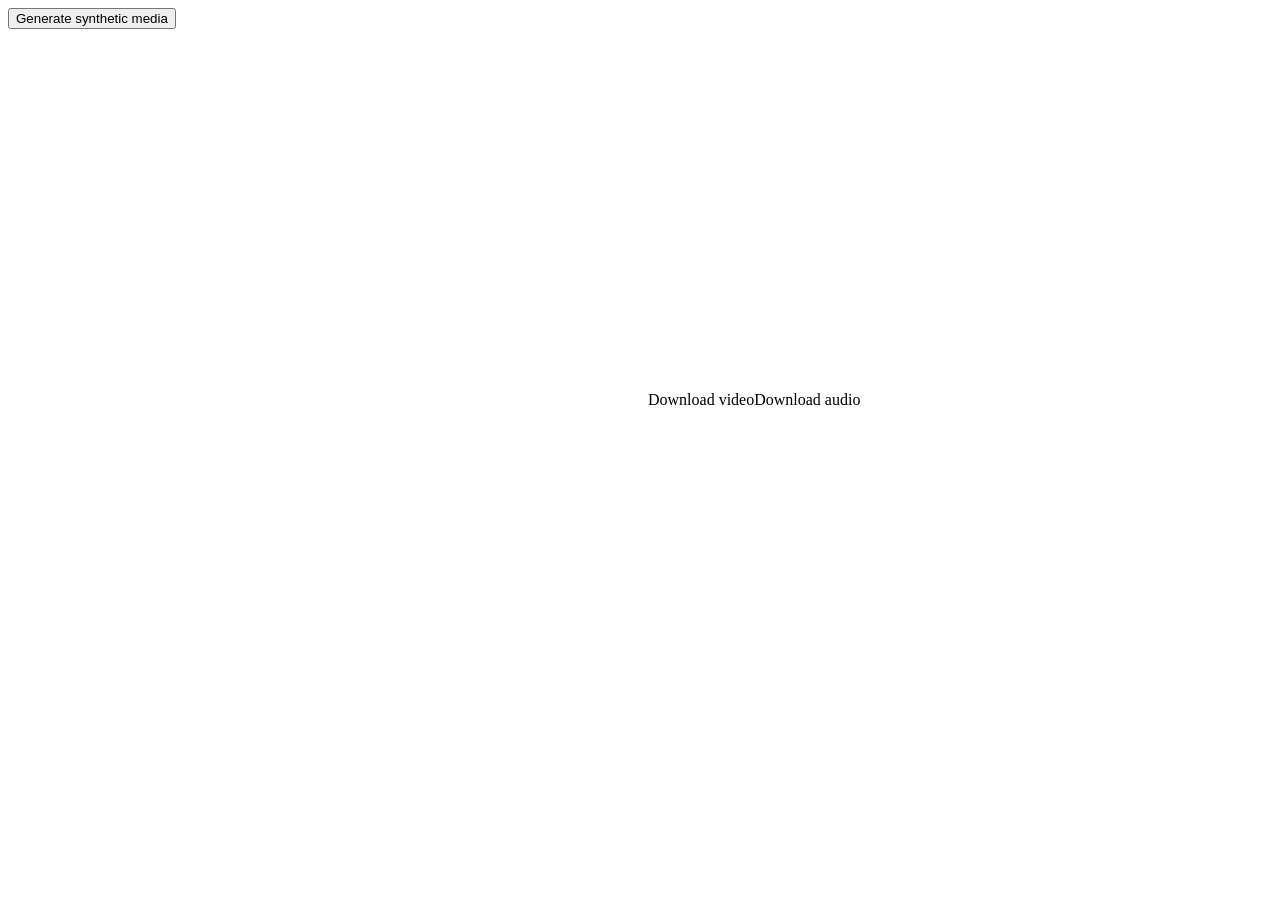
<file: tests/manual/media-fixture.html>
<!doctype html><meta charset="utf-8"><button id="make">Generate synthetic media</button><p id="state"></p><canvas width="640" height="360" id="c"></canvas><a id="video" download="fixture.mp4">Download video</a><a id="audio" download="fixture.wav">Download audio</a><script>
make.onclick=async()=>{const mime=['video/mp4','video/webm'].find(x=>MediaRecorder.isTypeSupported(x)),ctx=c.getContext('2d'),stream=c.captureStream(30),rec=new MediaRecorder(stream,{mimeType:mime}),chunks=[];rec.ondataavailable=e=>chunks.push(e.data);rec.onstop=()=>{video.href=URL.createObjectURL(new Blob(chunks,{type:mime}));video.download='fixture.'+(mime.includes('mp4')?'mp4':'webm');state.textContent='Ready '+mime;stream.getTracks().forEach(t=>t.stop());};rec.start();const start=performance.now();function draw(){const t=(performance.now()-start)/1000;ctx.fillStyle='#183f75';ctx.fillRect(0,0,640,360);ctx.fillStyle='#ffc342';ctx.fillRect(40+t*130,120,65,65);ctx.fillStyle='white';ctx.font='32px sans-serif';ctx.fillText('Browser render test '+t.toFixed(1),40,65);if(t<3)requestAnimationFrame(draw);else rec.stop();}draw();const n=48000*3,b=new ArrayBuffer(44+n*2),v=new DataView(b),s=(p,t)=>[...t].forEach((c,i)=>v.setUint8(p+i,c.charCodeAt(0)));s(0,'RIFF');v.setUint32(4,36+n*2,true);s(8,'WAVEfmt ');v.setUint32(16,16,true);v.setUint16(20,1,true);v.setUint16(22,1,true);v.setUint32(24,48000,true);v.setUint32(28,96000,true);v.setUint16(32,2,true);v.setUint16(34,16,true);s(36,'data');v.setUint32(40,n*2,true);for(let i=0;i<n;i++)v.setInt16(44+i*2,Math.sin(i/48000*Math.PI*440*2)*3000,true);audio.href=URL.createObjectURL(new Blob([b],{type:'audio/wav'}));};</script>
</file>
<file: production.css>
/* A compact native-style workspace; the discovery pages keep their own theme. */
.av-workshop{--av-bg:#f5f5f7;--av-control:#fff;--av-text:#202124;--av-muted:#64666c;--av-line:#d0d1d5;max-width:1180px;margin:4px auto 24px;background:var(--av-bg);color:var(--av-text);border:1px solid var(--av-line);border-radius:10px;box-shadow:0 10px 35px #00000012;font:13px -apple-system,BlinkMacSystemFont,"Apple SD Gothic Neo",sans-serif;overflow:hidden}
.av-workshop [hidden]{display:none!important}.av-intro{padding:0 24px 16px}.av-windowbar{margin:0 -24px 20px;padding:10px 16px;background:#e9e9ec;border-bottom:1px solid var(--av-line);display:flex;align-items:center;justify-content:space-between;gap:12px;font-size:12px;color:var(--av-muted)}.av-intro h2{font-size:26px;font-weight:700;letter-spacing:-.7px;margin:0 0 8px}.av-workshop p{line-height:1.65;margin:8px 0;color:var(--av-muted);font-size:12px}.av-connection{font-size:12px;line-height:1.7;margin:12px 0;padding:9px 12px;background:#e9eef7;border:1px solid #d3dfef;border-radius:5px;color:#374b69}.av-flow{display:flex;gap:6px;flex-wrap:wrap;margin-top:14px}.av-workshop .btn,.av-workshop .go{font-family:inherit;font-size:12px;line-height:1.4;font-weight:500;min-height:28px;padding:4px 10px;border-radius:5px;border:1px solid var(--av-line);background:var(--av-control);color:var(--av-text);box-shadow:0 1px 2px #0000000a;cursor:pointer;white-space:normal;text-align:center;transition:background .15s}.av-workshop .btn:hover{background:#e8edf5;border-color:#9ba8ba}.av-workshop .go{background:#0869d8;color:#fff;border-color:#0869d8}.av-workshop .go:hover{background:#005bbf}.av-workshop .av-mac-action{display:inline-flex;align-items:center;justify-content:center;gap:7px}.av-app-badge{display:inline-block;font-size:10px;font-weight:500;color:#536884;white-space:nowrap}.av-flow .btn{background:transparent;font-size:11px}.av-workshop .panel{background:transparent;color:inherit;border:0;border-top:1px solid #dedee2;border-radius:0;box-shadow:none;padding:16px 24px;margin:0}.av-workshop .av-form h3{font-size:17px;font-weight:700;letter-spacing:-.25px;margin:0 0 12px}.av-row{display:flex;align-items:center;gap:8px 10px;flex-wrap:wrap;margin:9px 0}.av-form label{display:block;font-size:12px;font-weight:400;margin:8px 0}.av-row>label{display:flex;align-items:center;gap:7px;margin:0}.av-grow{flex:1;min-width:220px}.av-form input:not([type=checkbox]),.av-form textarea,.av-form select{box-sizing:border-box;border:1px solid var(--av-line);border-radius:4px;background:var(--av-control);color:var(--av-text);font:inherit;padding:5px 8px;min-height:28px}.av-form input:not([type=checkbox]),.av-form textarea{width:100%}.av-form select{max-width:100%}.av-form textarea{line-height:1.65;resize:vertical;font:12px/1.65 ui-monospace,SFMono-Regular,Menlo,monospace;padding:9px}.av-form #avScript{min-height:180px}.av-row .av-check{display:flex;align-items:center;gap:5px}.av-check input{accent-color:#0869d8;margin:0;width:14px;height:14px}.av-row .av-color{display:flex;gap:5px;align-items:center}.av-form .av-color input{width:38px;height:26px;min-height:26px;padding:2px}.av-inline{display:flex!important;align-items:center;gap:10px}.av-inline input{flex:1;min-width:0}.av-details{margin:8px 0}.av-details summary{color:var(--av-muted);font-size:12px;cursor:pointer;padding:4px 0}.av-preview{height:240px;max-width:620px;margin:12px 0;position:relative;border:1px solid #b3bfcc;border-radius:5px;overflow:hidden;background:linear-gradient(125deg,#43546b,#2b394a)}.av-preview-captions{position:absolute;bottom:28px;left:5%;width:90%;display:grid;gap:6px;text-align:center}.av-preview-captions>div{padding:7px;border-radius:3px}#avPreviewCredit{position:absolute;padding:5px 10px;font-size:12px;max-width:45%;overflow-wrap:anywhere}.av-statusbar{padding:9px 10px;background:#e8edf3;border:1px solid #cfd9e5;border-radius:4px;font-size:12px;line-height:1.6;margin:12px 0 8px;color:#34435a}#avLog{white-space:pre-wrap;overflow-wrap:anywhere;max-height:160px;min-height:65px;overflow:auto;margin:6px 0 0;padding:10px;background:var(--av-control);border:1px solid var(--av-line);border-radius:4px;font:11px/1.6 ui-monospace,SFMono-Regular,Menlo,monospace}.av-workshop section{scroll-margin-top:16px}.av-workshop :focus-visible{outline:3px solid #5d9cef;outline-offset:2px}.av-sr-only{position:absolute;width:1px;height:1px;padding:0;margin:-1px;overflow:hidden;clip:rect(0,0,0,0);white-space:nowrap;border:0}.av-produce{margin-top:12px;padding:8px 12px;border-radius:8px;background:var(--gold-bright);color:white;border:0;cursor:pointer;font:inherit;font-size:12px}
@media(prefers-color-scheme:dark){.av-workshop{--av-bg:#29292c;--av-control:#38383b;--av-text:#efeff1;--av-muted:#b6b6bd;--av-line:#55555b}.av-windowbar{background:#323235}.av-workshop .panel{border-top-color:#424247}.av-connection,.av-statusbar{background:#29384a;border-color:#405671;color:#c7d9f2}.av-app-badge{color:#9ab6d9}.av-workshop .btn:hover{background:#434952}.av-workshop .go{color:#fff}}
@media(max-width:600px){.av-workshop{border-radius:7px}.av-intro{padding:0 14px 14px}.av-windowbar{margin:0 -14px 16px;padding:10px 14px}.av-intro h2{font-size:23px}.av-workshop .panel{padding:16px 14px}.av-grow{flex-basis:100%;min-width:0}.av-row{gap:9px}.av-workshop .btn,.av-workshop .go{min-height:34px}.av-row>label{max-width:100%;flex-wrap:wrap}.av-inline{align-items:flex-start}.av-preview{height:220px}}
/* Step 5 follows the supplied Mac editor reference. */
.av-workshop #avStep5{background:#fff;color:#252525;padding:20px 16px 12px;--av-text:#252525;--av-muted:#858585;--av-control:#fff;--av-line:#dedee1}.av-workshop #avStep5 h3{font-size:20px;margin:0 0 22px}.av-workshop #avStep5 .av-style-line{gap:10px 12px;margin:0 0 18px;min-height:32px}.av-workshop #avStep5 label,.av-workshop #avStep5 .av-file-state{font-size:14px;white-space:nowrap}.av-workshop #avStep5 .av-row>label{gap:9px}.av-workshop #avStep5 .btn,.av-workshop #avStep5 select{font-size:14px;border-radius:7px;min-height:29px;padding:3px 10px;box-shadow:0 1px 2px #00000012}.av-workshop #avStep5 .btn:hover{background:#f1f4f8}.av-workshop #avStep5 .btn:disabled{opacity:.55;cursor:wait}.av-workshop #avStep5 .av-size-label{min-width:95px}.av-workshop #avStep5 #avSize{width:95px}.av-workshop #avStep5 #avFont{width:210px}.av-workshop #avStep5 .av-color input{width:53px;height:33px;min-height:33px;padding:3px;border-radius:7px;box-shadow:0 1px 2px #00000012;cursor:pointer}.av-workshop #avStep5 input[type=color]::-webkit-color-swatch-wrapper{padding:0}.av-workshop #avStep5 input[type=color]::-webkit-color-swatch{border:1px solid #dddddf;border-radius:3px}.av-workshop #avStep5 .av-check input{width:17px;height:17px;accent-color:#1686ff;flex-shrink:0}.av-workshop #avStep5 .note{font-size:13px;color:#858585;line-height:1.65;margin:0 0 18px}.av-workshop #avStep5 .av-credit-line{margin:0 0 18px;gap:12px}.av-workshop #avStep5 input:not([type=checkbox]):not([type=color]){border-radius:0;font-size:14px;min-height:26px;padding:3px 5px;box-shadow:inset 0 -1px #ccc}.av-workshop #avStep5 input::placeholder{color:#b7b7b7;opacity:1}.av-workshop #avStep5 .av-pexels-line{margin:0 0 15px;gap:10px}.av-workshop #avStep5 .av-pexels-line label{flex-wrap:nowrap;min-width:210px}.av-workshop #avStep5 .av-pexels-line a{text-decoration:none;display:inline-flex;align-items:center}.av-workshop #avStep5 .av-key-help{font-size:11px;margin:-10px 0 14px}.av-workshop #avStep5 .av-vertical-line{margin:0;padding:0}.av-workshop #avStep5 #avPexelsStatus{font-size:12px;color:#325c83;margin:0 0 12px}.av-workshop #avStep5 .av-file-state{color:#777;font-size:12px}.av-workshop #avStep5 .av-preview{color:#fff}
@media(max-width:600px){.av-workshop #avStep5{padding:18px 14px}.av-workshop #avStep5 label{white-space:normal}.av-workshop #avStep5 .av-style-line{gap:12px}.av-workshop #avStep5 .av-pexels-line .av-grow{flex-basis:100%}.av-workshop #avStep5 .av-credit-line{align-items:center}.av-workshop #avStep5 .btn{min-height:34px}}
/* Screenshot reference: blue title bar, numbered strips and right-hand actions. */
.av-workshop.av-reference{max-width:none;background:#fff;border-radius:0;border:1px solid #dedede;box-shadow:none;color:#222;--av-control:#fff;--av-text:#222;--av-line:#b9b9b9;--av-muted:#888}.av-blue-header{display:flex;align-items:center;justify-content:space-between;gap:16px;background:#2671ef;color:white;padding:10px 16px;box-shadow:0 2px 5px #0003}.av-blue-header h2{font-size:27px;font-weight:600;letter-spacing:0;margin:0}.av-blue-header>span{color:#d3e3ff;font-size:11px}.av-reference .panel{background:white;padding:15px 16px 12px;border:0;border-top:9px solid #f4f4f4}.av-reference .av-source{border-top:0}.av-reference .av-form h3,.av-reference #avStep5 h3{display:flex;gap:10px;align-items:center;font-size:17px;margin:0 0 12px;font-weight:700}.av-number{display:inline-flex;align-items:center;justify-content:center;width:30px;height:30px;flex:0 0 30px;background:#2271ee;color:white;border:1px solid #b1c3df;box-shadow:0 1px 3px #777;font-size:19px;font-weight:500}.av-reference #avUrl{height:46px;border-radius:0;border:1px solid #aaa;box-shadow:inset 1px 1px 4px #0004,0 1px 2px #0003;font-size:17px}.av-reference .av-source>label{margin:0 0 10px}.av-reference .av-source>.av-row{margin:0;align-items:flex-start}.av-reference .av-inline-settings{margin:0}.av-reference .av-inline-settings summary{padding:6px;font-size:11px}.av-reference .av-section-head{display:flex;align-items:center;justify-content:space-between;gap:14px}.av-reference .av-section-head h3{margin:0}.av-reference .av-section-head>.btn,.av-reference .av-primary{background:#2671ef;color:white;border:2px solid #bac5d6;border-radius:0;min-height:44px;padding:9px 22px;font-size:16px;box-shadow:0 1px 3px #0004;font-weight:600}.av-reference .av-section-head>.btn:hover,.av-reference .av-primary:hover{background:#155dd5;border-color:#8fa9cf}.av-reference .av-section-head .av-app-badge{color:#d6e6ff;font-size:9px}.av-reference .note{font-size:12px;color:#888;margin:8px 0 0}.av-reference .av-action-section>.av-details{margin:4px 0 0}.av-reference .av-details summary{font-size:11px;color:#858585}.av-reference #avScript{min-height:135px;height:150px;border-radius:0;border:1px solid #999;box-shadow:inset 1px 1px 4px #0003,0 1px 2px #0003;font-size:14px}.av-reference .av-script-section>label{margin:0}.av-reference .av-script-actions{display:flex;justify-content:space-between;align-items:center;gap:12px;margin:8px 0 14px}.av-reference .av-right-note{text-align:right}.av-reference #avScriptStatus{padding:8px 10px;background:#edf4ff;color:#2458a6;font-size:12px;margin-top:10px}.av-reference .av-settings{font-size:12px}.av-reference #avStep5{border-top:9px solid #f4f4f4}.av-reference .av-source .av-mac-action{border-radius:0;background:#eaf2ff;color:#345d95}.av-reference .av-details[open]{padding-bottom:10px}.av-reference .av-details[open]>div{margin-top:10px}
@media(max-width:600px){.av-reference .panel{padding:13px 10px}.av-blue-header{padding:10px}.av-blue-header h2{font-size:23px}.av-reference .av-form h3{font-size:15px}.av-reference .av-section-head>.btn,.av-reference .av-primary{font-size:13px;padding:8px 12px;min-width:100px}.av-reference .av-section-head .av-app-badge{display:none}.av-reference .av-script-actions{flex-wrap:wrap}.av-reference .av-script-actions .av-primary{margin-left:auto}.av-reference .av-right-note{text-align:left}}
</file>
<file: browser-editor.css>
.production-view .phead{display:none}.production-view .main{padding-top:18px}.be-editor{font:14px -apple-system,BlinkMacSystemFont,'Apple SD Gothic Neo',sans-serif;background:#f0f1f4;color:#161616;border:1px solid #bfc3c9;max-width:1120px;margin:auto;padding:0 12px 14px;box-sizing:border-box}.be-editor *{box-sizing:border-box}.be-editor [hidden]{display:none!important}.be-editor header{margin:0 -12px 12px;background:#1c59ec;color:#fff;display:flex;justify-content:space-between;align-items:center;padding:9px 18px}.be-editor h2{font-size:26px;font-weight:600;margin:0}.be-editor header span{font-size:11px;color:#dae5ff}.be-editor section{background:#fff;border:1px solid #d2d3d7;margin:10px 0;padding:12px 14px}.be-editor h3{font-size:16px;font-weight:700;display:flex;align-items:center;gap:9px;margin:0 0 10px}.be-editor h3 b{background:#1c59ec;color:#fff;border:1px solid #333d59;font-size:18px;min-width:28px;height:28px;display:inline-flex;align-items:center;justify-content:center;font-weight:500}.be-heading{display:flex;align-items:center;justify-content:space-between;gap:14px}.be-heading h3{margin:0}.be-editor input:not([type=checkbox]):not([type=color]),.be-editor textarea{border:1px solid #677283;box-shadow:inset 1px 1px 2px #0003;border-radius:0;padding:7px;background:white;color:#111;font:inherit;width:100%;margin:4px 0}.be-editor #beUrl{height:43px;font-size:16px}.be-editor textarea{resize:vertical;line-height:1.6;min-height:110px}.be-editor #beScript{height:145px;min-height:145px}.be-editor p{font-size:12px;color:#777;line-height:1.65;margin:8px 0 0}.be-editor .btn{background:#e5edff;color:#245693;border:1px solid #525866;border-radius:0;min-height:36px;padding:7px 16px;box-shadow:inset 0 0 2px #fff;font:600 14px -apple-system,sans-serif;cursor:pointer}.be-editor .btn:hover{background:#d5e2ff}.be-editor .be-primary{background:#1c59ec;color:white;min-width:128px;height:43px}.be-editor .be-primary:hover{background:#1447c9}.be-editor button:disabled{opacity:.5;cursor:wait}.be-row{display:flex;align-items:center;gap:9px;flex-wrap:wrap;margin:8px 0}.be-row label{display:flex;align-items:center;gap:5px}.be-editor select{font:inherit;padding:4px;background:white;color:#222;border:1px solid #bbb;max-width:100%}.be-editor label{font-size:13px}.be-editor input[type=color]{width:40px;height:29px;padding:2px;border:1px solid #bbb;background:#fff}.be-editor input[type=checkbox]{accent-color:#1c59ec}.be-right{display:flex;justify-content:flex-end;margin-top:4px}.be-file-row{display:grid;grid-template-columns:210px 1fr auto;align-items:center;gap:10px;margin:16px 0}.be-file-row span{color:#777;font-size:12px;overflow-wrap:anywhere;min-width:0}.be-editor details summary{font-size:12px;color:#646975;cursor:pointer;padding:5px 0}.be-editor details[open]>summary{margin-bottom:10px}.be-editor .be-style,.be-connection{padding:12px 14px;background:white;border:1px solid #d2d3d7;margin:10px 0}.be-editor .be-render{width:100%;background:#1c59ec;color:white;border:1px solid #263354;min-height:64px;font:600 21px -apple-system,sans-serif;cursor:pointer}.be-editor .be-render:hover{background:#174ed2}.be-output{padding:12px 0}.be-output progress{flex:1;min-width:100px;accent-color:#1c59ec}.be-output #beStatus{padding:8px 10px;background:#fff;border:1px solid #ccd4e1;font-size:13px;line-height:1.6}.be-editor pre{font:11px/1.6 monospace;white-space:pre-wrap;max-height:180px;overflow:auto;background:#fff;padding:10px}.be-editor canvas,.be-editor video{display:block;max-width:100%;max-height:480px;margin:12px auto;background:#000}.be-editor #beResultLink{display:inline-block;text-decoration:none}.be-editor iframe{width:100%;height:300px;border:0}.be-editor :focus-visible{outline:2px solid #1c59ec;outline-offset:2px}.be-editor #beVideoName{font-size:12px;color:#777;overflow-wrap:anywhere;max-width:100%}@media(max-width:650px){.be-editor{padding:0 8px 10px}.be-editor header{margin:0 -8px 10px;padding:10px}.be-editor section{padding:10px}.be-editor h2{font-size:23px}.be-editor h3{font-size:14px}.be-editor .btn{font-size:12px;padding:7px 10px}.be-editor .be-primary{min-width:100px}.be-file-row{grid-template-columns:1fr auto}.be-file-row strong{grid-column:1/-1}.be-file-row span{grid-column:1}.be-file-row button{grid-column:2}.be-editor header span{font-size:10px}}
</file>
